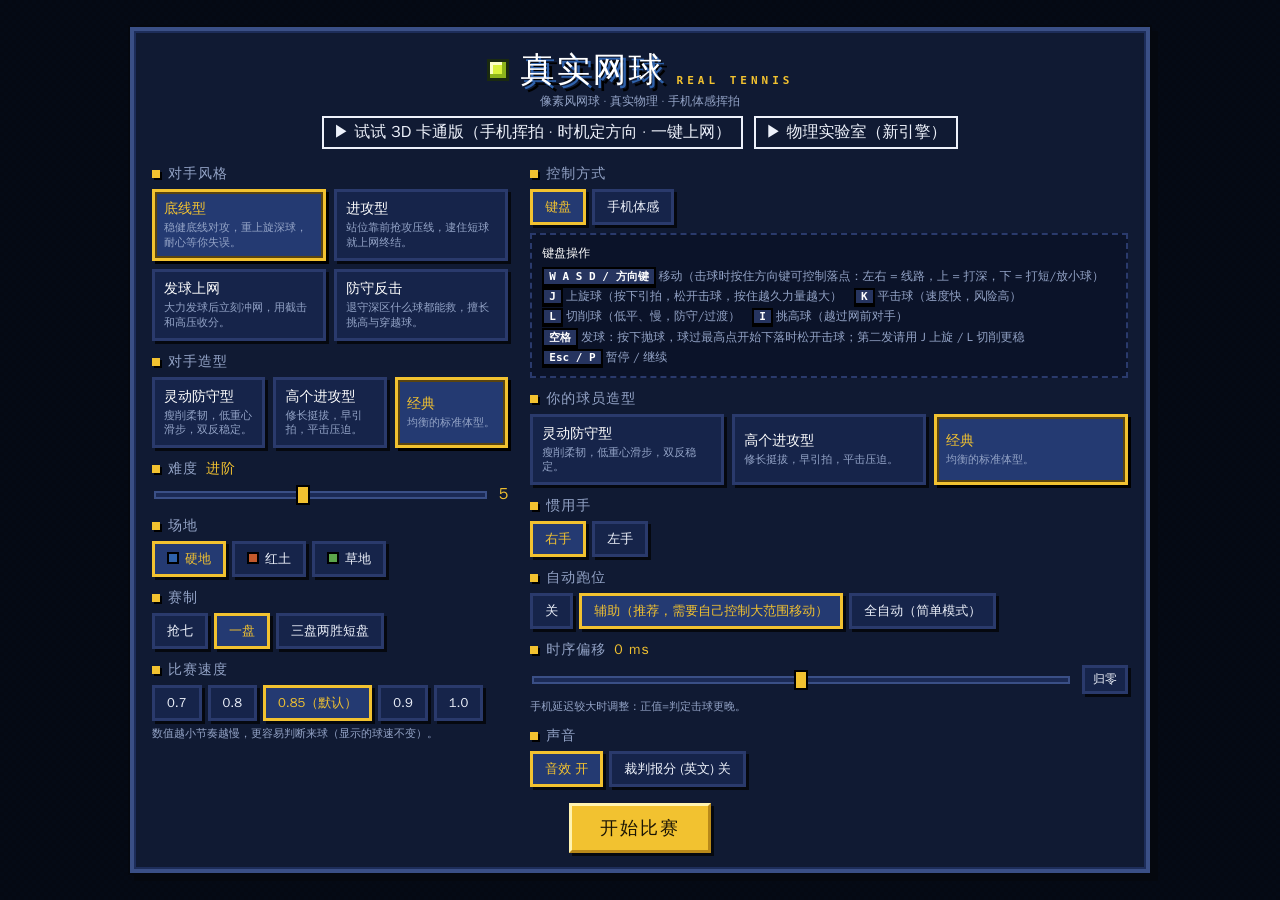
<file: index.html>
<!doctype html>
<html lang="zh-CN">
<head>
<meta charset="utf-8">
<meta name="viewport" content="width=device-width,initial-scale=1,viewport-fit=cover">
<title>真实网球 · Real Tennis</title>
<meta name="description" content="像素风网球：真实物理、多种对手风格，可用手机体感挥拍。">
<link rel="icon" href="data:image/svg+xml,%3Csvg xmlns='http://www.w3.org/2000/svg' viewBox='0 0 8 8' shape-rendering='crispEdges'%3E%3Crect width='8' height='8' fill='%23244a8a'/%3E%3Crect x='2' y='2' width='4' height='4' fill='%23d9f23a'/%3E%3Crect x='1' y='3' width='1' height='2' fill='%23d9f23a'/%3E%3Crect x='6' y='3' width='1' height='2' fill='%23d9f23a'/%3E%3C/svg%3E">
<link rel="stylesheet" href="css/style.css">
<script src="vendor/qrcode.js"></script>
<script src="vendor/peerjs.min.js"></script>
</head>
<body>
<div id="stage">
  <canvas id="screen" width="960" height="540"></canvas>
  <div id="loading" class="overlay"><div class="loading-box">LOADING<span id="loadbar"><i></i></span></div></div>

  <div id="menu" class="overlay hidden" role="dialog" aria-label="主菜单">
    <div class="panel menu-panel">
      <header class="title">
        <div class="logo"><span class="ball"></span><h1>真实网球</h1><span class="sub">REAL TENNIS</span></div>
        <div class="tagline">像素风网球 · 真实物理 · 手机体感挥拍</div>
        <a href="cartoon/index.html" style="display:inline-block;margin-top:6px;padding:4px 10px;border:2px solid currentColor;color:inherit;text-decoration:none;font-weight:bold">▶ 试试 3D 卡通版（手机挥拍 · 时机定方向 · 一键上网）</a>
        <a href="cartoon/lab.html" style="display:inline-block;margin-top:6px;margin-left:6px;padding:4px 10px;border:2px solid currentColor;color:inherit;text-decoration:none;font-weight:bold">▶ 物理实验室（新引擎）</a>
      </header>
      <div class="menu-grid">
        <section class="col">
          <h2>对手风格</h2>
          <div id="opt-style" class="cards"></div>
          <h2>对手造型</h2>
          <div id="opt-arch1" class="cards cards3"></div>
          <h2>难度 <b id="lv-label" class="val"></b></h2>
          <div class="slider-row"><input id="opt-level" type="range" min="1" max="10" step="1" value="5"><span id="lv-val" class="val">5</span></div>
          <h2>场地</h2>
          <div id="opt-surface" class="seg"></div>
          <h2>赛制</h2>
          <div id="opt-format" class="seg"></div>
          <h2>比赛速度</h2>
          <div id="opt-speed" class="seg"></div>
          <div class="hint small">数值越小节奏越慢，更容易判断来球（显示的球速不变）。</div>
        </section>
        <section class="col">
          <h2>控制方式</h2>
          <div id="opt-control" class="seg"></div>
          <div id="phone-panel" class="phone hidden">
            <div class="qr-wrap"><canvas id="qr" width="140" height="140"></canvas><div id="qr-fallback" class="qr-fallback hidden">二维码不可用</div></div>
            <div class="phone-info">
              <div class="room-label">房间码</div>
              <div id="room-code" class="room-code">------</div>
              <div id="phone-status" class="status waiting"><i></i><span>准备中…</span></div>
              <div class="hint small">用手机相机扫码，或在手机浏览器打开：</div>
              <div id="phone-url" class="url small"></div>
              <div class="hint small">手机端需 HTTPS（GitHub Pages 即可）。倾斜手机移动，挥动手机击球。</div>
            </div>
          </div>
          <div id="kb-help" class="kb"></div>
          <h2>你的球员造型</h2>
          <div id="opt-arch0" class="cards cards3"></div>
          <h2>惯用手</h2>
          <div id="opt-hand" class="seg"></div>
          <h2>自动跑位</h2>
          <div id="opt-auto" class="seg"></div>
          <h2>时序偏移 <b id="off-val" class="val">0 ms</b></h2>
          <div class="slider-row"><input id="opt-offset" type="range" min="-150" max="150" step="5" value="0"><button id="off-reset" class="mini" type="button">归零</button></div>
          <div class="hint small">手机延迟较大时调整：正值=判定击球更晚。</div>
          <h2>声音</h2>
          <div class="seg"><button id="opt-sound" type="button" class="on">音效 开</button><button id="opt-speech" type="button">裁判报分 (英文) 关</button></div>
        </section>
      </div>
      <footer class="menu-foot"><button id="btn-start" class="big" type="button">开始比赛</button></footer>
    </div>
  </div>

  <div id="pause" class="overlay hidden" role="dialog" aria-label="暂停">
    <div class="panel small-panel">
      <h1>暂停</h1>
      <div class="btns"><button id="btn-resume" class="big" type="button">继续</button><button id="btn-restart" type="button">重新开始</button><button id="btn-tomenu" type="button">返回菜单</button></div>
      <div id="pause-help" class="hint small">按 P / Esc 继续</div>
    </div>
  </div>

  <div id="end" class="overlay hidden" role="dialog" aria-label="比赛结束">
    <div class="panel end-panel">
      <h1 id="end-title">比赛结束</h1>
      <div id="end-score" class="end-score"></div>
      <table id="end-stats" class="stats"></table>
      <div class="btns"><button id="btn-again" class="big" type="button">再来一局</button><button id="btn-endmenu" type="button">返回菜单</button></div>
    </div>
  </div>
  <div id="toast" class="toast hidden"></div>
</div>
<script type="module" src="src/main.js"></script>
</body>
</html>
</file>
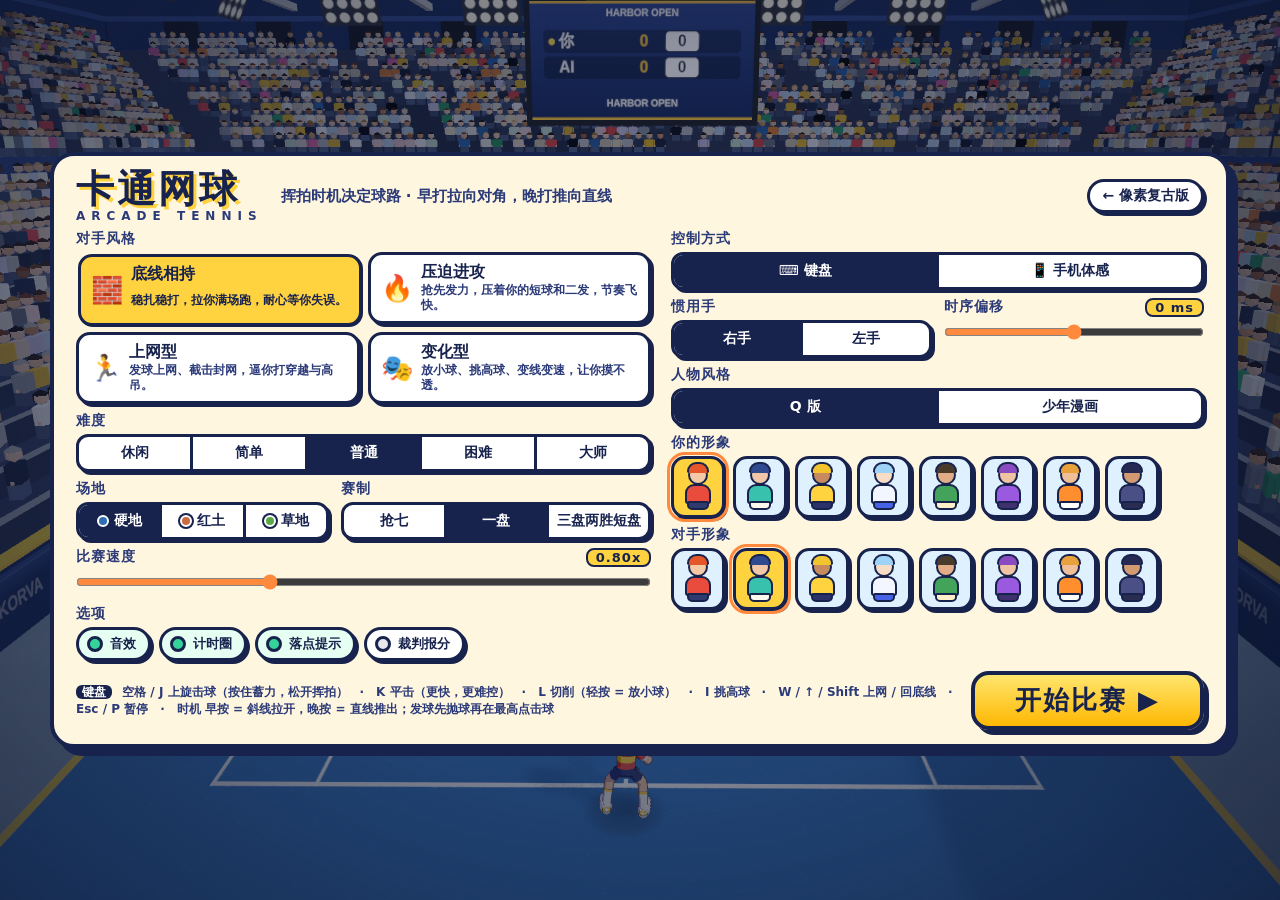
<file: cartoon/index.html>
<!doctype html>
<html lang="zh-CN">
<head>
<meta charset="utf-8">
<meta name="viewport" content="width=device-width, initial-scale=1, viewport-fit=cover">
<title>卡通网球 · 街机版</title>
<meta name="description" content="手机当球拍的卡通 3D 街机网球：挥拍时机决定球路。">
<link rel="stylesheet" href="css/style.css">
<script type="importmap">{"imports":{"three":"../vendor/three/three.module.min.js"}}</script>
</head>
<body>
<canvas id="gl"></canvas>
<div id="hud" class="hidden"></div>
<div id="popups"></div>
<div id="banners"></div>
<div id="menu" class="screen"></div>
<div id="pause" class="screen hidden">
  <div class="pause-card panel">
    <h2>暂停</h2>
    <div class="pause-btns">
      <button class="big-btn" id="pResume">继续比赛</button>
      <button class="big-btn alt" id="pRestart">重新开始</button>
      <button class="big-btn alt" id="pMenu">返回菜单</button>
    </div>
    <div class="pause-help" id="pHelp"></div>
  </div>
</div>
<div id="end" class="screen hidden"></div>
<div id="loading" class="screen"><div class="spin"></div><b>加载球场中…</b></div>
<div id="nogl" class="screen hidden">
  <div class="pause-card panel"><h2>无法启动 3D</h2><p>你的浏览器或设备不支持 WebGL，或硬件加速被关闭。请换用较新的 Chrome / Edge / Safari / Firefox，并开启硬件加速。</p><p><a class="pixel-link" href="../index.html">先玩像素复古版 →</a></p></div>
</div>
<div id="perf" class="hidden"></div>
<script type="module" src="src/main.js"></script>
</body>
</html>
</file>
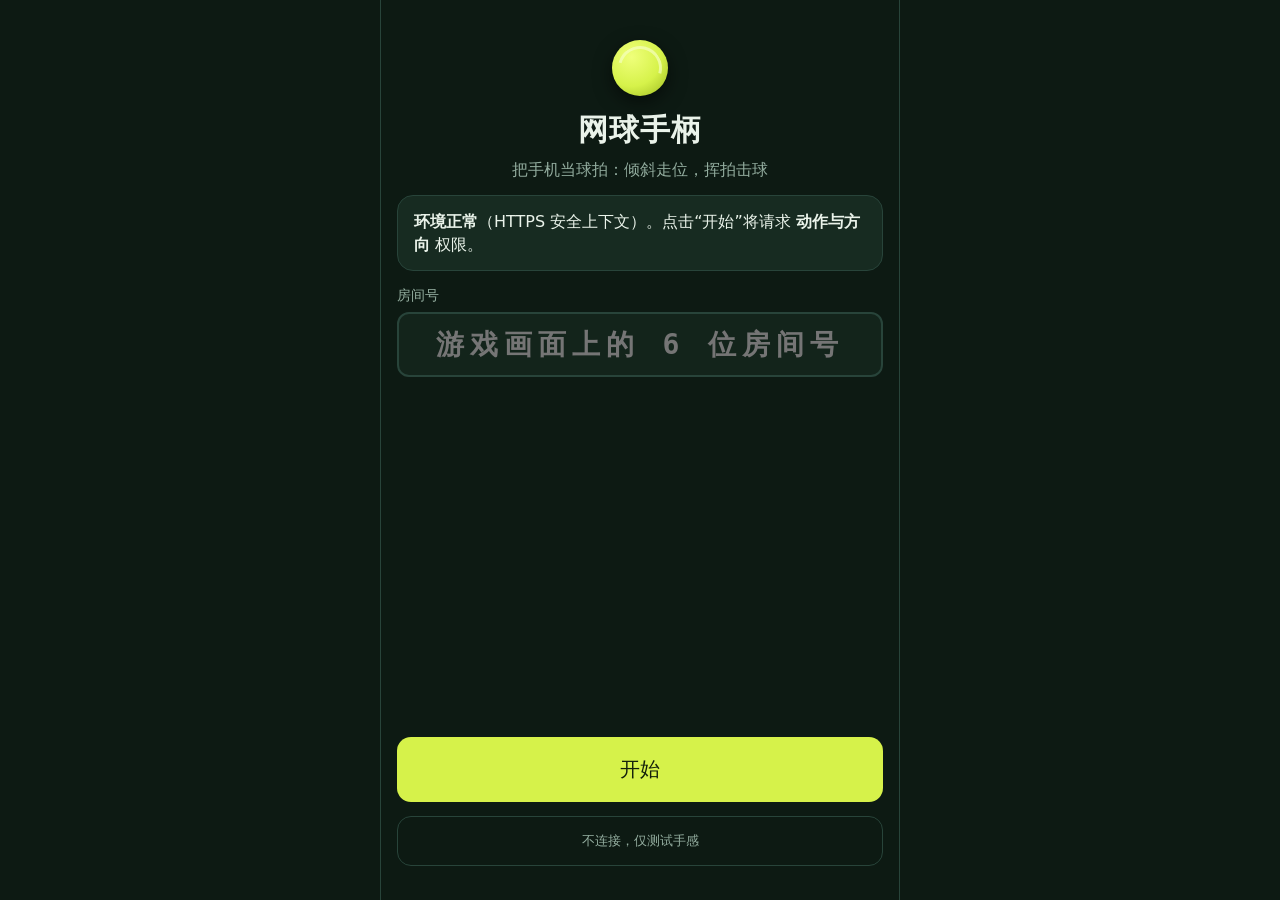
<file: controller.html>
<!doctype html>
<html lang="zh-CN">
<head>
<meta charset="utf-8">
<meta name="viewport" content="width=device-width, initial-scale=1, maximum-scale=1, user-scalable=no, viewport-fit=cover">
<meta name="theme-color" content="#0d1a13">
<meta name="apple-mobile-web-app-capable" content="yes">
<title>网球手柄</title>
<link rel="stylesheet" href="css/controller.css">
</head>
<body>
<main id="app">

  <!-- 0 欢迎 / 环境检查 -->
  <section class="screen" id="s-intro">
    <header class="brand"><span class="ball"></span><h1>网球手柄</h1><p class="sub">把手机当球拍：倾斜走位，挥拍击球</p></header>
    <div class="card" id="secure-ok" hidden></div>
    <div class="card warn" id="secure-bad" hidden>
      <h2>需要 HTTPS 才能使用传感器</h2>
      <p>浏览器只在<b>安全上下文</b>（HTTPS 页面）里开放陀螺仪 / 加速度计。当前地址不是 HTTPS，所以手机传感器无法使用。</p>
      <ul>
        <li>请通过部署在 GitHub Pages（<code>https://…</code>）的游戏页面扫码打开本页。</li>
        <li>局域网 <code>http://192.168.x.x</code> 地址<b>无效</b>（iOS 与 Android 均不开放传感器）。</li>
        <li>在电脑上调试可在地址后加 <code>&amp;sim=1</code> 使用传感器模拟器。</li>
      </ul>
    </div>
    <label class="field" id="room-field" hidden>
      <span>房间号</span>
      <input id="room-input" inputmode="latin" autocapitalize="characters" autocomplete="off" maxlength="8" placeholder="游戏画面上的 6 位房间号">
    </label>
    <div class="spacer"></div>
    <button class="btn primary big" id="btn-start">开始</button>
    <button class="btn ghost" id="btn-demo" hidden>不连接，仅测试手感</button>
    <p class="hint" id="intro-hint"></p>
    <p class="hint" id="intro-net" hidden></p>
  </section>

  <!-- 1 惯用手 -->
  <section class="screen" id="s-hand" hidden>
    <h2 class="step">1 / 3　你是哪只手持拍？</h2>
    <div class="two">
      <button class="btn choice" data-hand="L"><span class="big-glyph">左</span>左手</button>
      <button class="btn choice" data-hand="R"><span class="big-glyph">右</span>右手</button>
    </div>
    <p class="hint">用来区分正手 / 反手的挥拍方向。以后可在设置里更改。</p>
  </section>

  <!-- 2 握法 + 中立校准 -->
  <section class="screen" id="s-neutral" hidden>
    <h2 class="step">2 / 3　握拍姿势与中立校准</h2>
    <div class="card diagram" id="grip-diagram"></div>
    <ol class="steps">
      <li>像握<b>网球拍柄</b>一样握住手机<b>下端</b>，手机顶端就是拍头。</li>
      <li>拍头朝<b>正前方</b>并略微抬高（约 30°），屏幕即拍面（朝哪一面都行）。</li>
      <li>保持这个姿势不动 2 秒 —— 这就是“站定不动”的中立位。</li>
    </ol>
    <div class="progress"><div id="neutral-bar"></div></div>
    <p class="hint" id="neutral-msg">准备好后按下按钮，然后保持不动。</p>
    <div class="spacer"></div>
    <button class="btn primary big" id="btn-neutral">开始校准</button>
  </section>

  <!-- 3 挥拍校准（可选） -->
  <section class="screen" id="s-swing" hidden>
    <h2 class="step">3 / 3　挥拍校准（可选）</h2>
    <p class="hint left">每种击球挥 3 次，让手机学会<b>你的</b>动作。跳过也能玩（使用默认判定）。</p>
    <div class="cal-types" id="cal-types"></div>
    <div class="card" id="cal-live">
      <div class="cal-prompt" id="cal-prompt">—</div>
      <div class="cal-howto" id="cal-howto"></div>
      <div class="cal-feat" id="cal-feat"></div>
    </div>
    <div class="spacer"></div>
    <div class="row">
      <button class="btn ghost" id="btn-cal-undo">撤销上一次</button>
      <button class="btn ghost" id="btn-cal-skip">跳过</button>
    </div>
    <button class="btn primary big" id="btn-cal-done" hidden>完成</button>
  </section>

  <!-- 4 比赛 -->
  <section class="screen play" id="s-play" hidden>
    <div class="topbar">
      <div class="pill" id="conn-pill"><i></i><span id="conn-text">连接中…</span></div>
      <div class="rtt" id="rtt">— ms</div>
      <button class="icon-btn" id="btn-settings" aria-label="设置">⚙</button>
    </div>
    <div class="banner" id="match-banner"> </div>
    <div class="tilt-wrap">
      <div class="tilt-ring" id="tilt-ring"><div class="tilt-cross"></div><div class="tilt-dot" id="tilt-dot"></div></div>
      <div class="tilt-label">倾斜走位<small>拍头压低＝前进　抬高＝后退　右倒＝右移</small></div>
    </div>
    <div class="last" id="last-swing">
      <div class="last-head">
        <div class="last-shot" id="last-shot">—</div>
        <div class="grade" id="last-grade" hidden>—</div>
      </div>
      <div class="last-meta"><span id="last-side"></span><span id="last-power"></span><span id="last-conf"></span></div>
      <div class="last-grid">
        <div class="dir">
          <svg viewBox="-50 -50 100 100" aria-label="击球方向">
            <path d="M-34 38 L-22 -38 L22 -38 L34 38 Z" fill="none" stroke="#3b5c4c" stroke-width="2"/>
            <line x1="0" y1="-38" x2="0" y2="38" stroke="#3b5c4c" stroke-width="1" stroke-dasharray="3 3"/>
            <g id="dir-arrow" transform="rotate(0 0 34)">
              <line x1="0" y1="34" x2="0" y2="-26" stroke="currentColor" stroke-width="6" stroke-linecap="round"/>
              <path d="M-12 -18 L0 -38 L12 -18 Z" fill="currentColor"/>
            </g>
          </svg>
          <div class="dir-label" id="dir-label">方向</div>
        </div>
        <div class="bars">
          <div class="bar-row"><span class="bar-name">旋转</span><div class="spin-bar"><i></i><b id="spin-mark"></b></div></div>
          <div class="bar-ends"><span>切削</span><span>平</span><span>上旋</span></div>
          <div class="bar-row"><span class="bar-name">力度</span><div class="power-bar"><div id="last-power-bar"></div></div></div>
          <div class="bar-row"><span class="bar-name">弧度</span><div class="power-bar lift"><div id="last-lift-bar"></div></div></div>
        </div>
      </div>
      <div class="ex-hint" id="ex-hint"></div>
    </div>
    <div class="pads" id="pads">
      <button class="pad" data-shot="flat">平击</button>
      <button class="pad" data-shot="topspin">上旋</button>
      <button class="pad" data-shot="slice">切削</button>
      <button class="pad" data-shot="lob">挑高</button>
    </div>
    <div class="row actions">
      <button class="btn accent" id="btn-serve">发球</button>
      <button class="btn" id="btn-pause">暂停</button>
    </div>
    <p class="hint small" id="pad-hint">按住上面的按钮，同时挥拍，可强制本次击球类型</p>
  </section>

  <!-- 设置 -->
  <div class="sheet" id="sheet" hidden>
    <div class="sheet-body">
      <h2>设置</h2>
      <div class="setting"><span>惯用手</span><div class="seg" id="set-hand"><button data-v="L">左</button><button data-v="R">右</button></div></div>
      <div class="setting"><span>震动反馈</span><div class="seg" id="set-vib"><button data-v="0">关</button><button data-v="1">开</button></div></div>
      <div class="setting"><span>触屏模式<small>点按钮 = 直接击球（传感器不可用时）</small></span><div class="seg" id="set-touch"><button data-v="0">关</button><button data-v="1">开</button></div></div>
      <div class="setting"><span>倾斜方向反了？<small>反转重力方向（部分 iOS 机型）</small></span><div class="seg" id="set-sign"><button data-v="1">正常</button><button data-v="-1">反转</button></div></div>
      <div class="setting"><span>挥拍时间校正<small id="adj-val">0 ms（击球偏晚就减小）</small></span><input type="range" id="set-adj" min="-120" max="120" step="10" value="0"></div>
      <div class="setting col"><button class="btn" id="btn-recal-neutral">重新校准中立位</button><button class="btn" id="btn-recal-swing">重新校准挥拍</button><button class="btn" id="btn-reset-cal">清除挥拍校准</button></div>
      <pre class="debug" id="debug"></pre>
      <button class="btn primary" id="btn-sheet-close">返回比赛</button>
    </div>
  </div>

  <!-- 传感器模拟器 (?sim=1) -->
  <aside class="simpanel" id="simpanel" hidden>
    <div class="sim-title">传感器模拟器</div>
    <div class="sim-pad" id="sim-pad"><div class="sim-dot" id="sim-dot"></div><span>拖动 = 倾斜</span></div>
    <div class="sim-row" id="sim-shots">
      <button data-shot="flat">1 平击</button><button data-shot="topspin">2 上旋</button><button data-shot="slice">3 切削</button><button data-shot="lob">4 挑高</button>
    </div>
    <div class="sim-row" id="sim-sides"><button data-side="fh">F 正手</button><button data-side="bh">B 反手</button></div>
    <div class="sim-row" id="sim-timing"><button data-v="18">早</button><button data-v="0">中</button><button data-v="-18">晚</button></div>
    <div class="sim-row" id="sim-quality"><button data-v="clean">标准</button><button data-v="jerk">抖动</button><button data-v="trunc">急停</button></div>
    <button class="btn accent" id="sim-swing">挥拍 (空格)</button>
    <div class="sim-row"><label><input type="checkbox" id="sim-flip"> 反面持握</label><label><input type="checkbox" id="sim-walk"> 走路抖动</label></div>
  </aside>
</main>
<div class="toast" id="toast" hidden></div>
<script type="module" src="src/controller/app.js"></script>
</body>
</html>
</file>
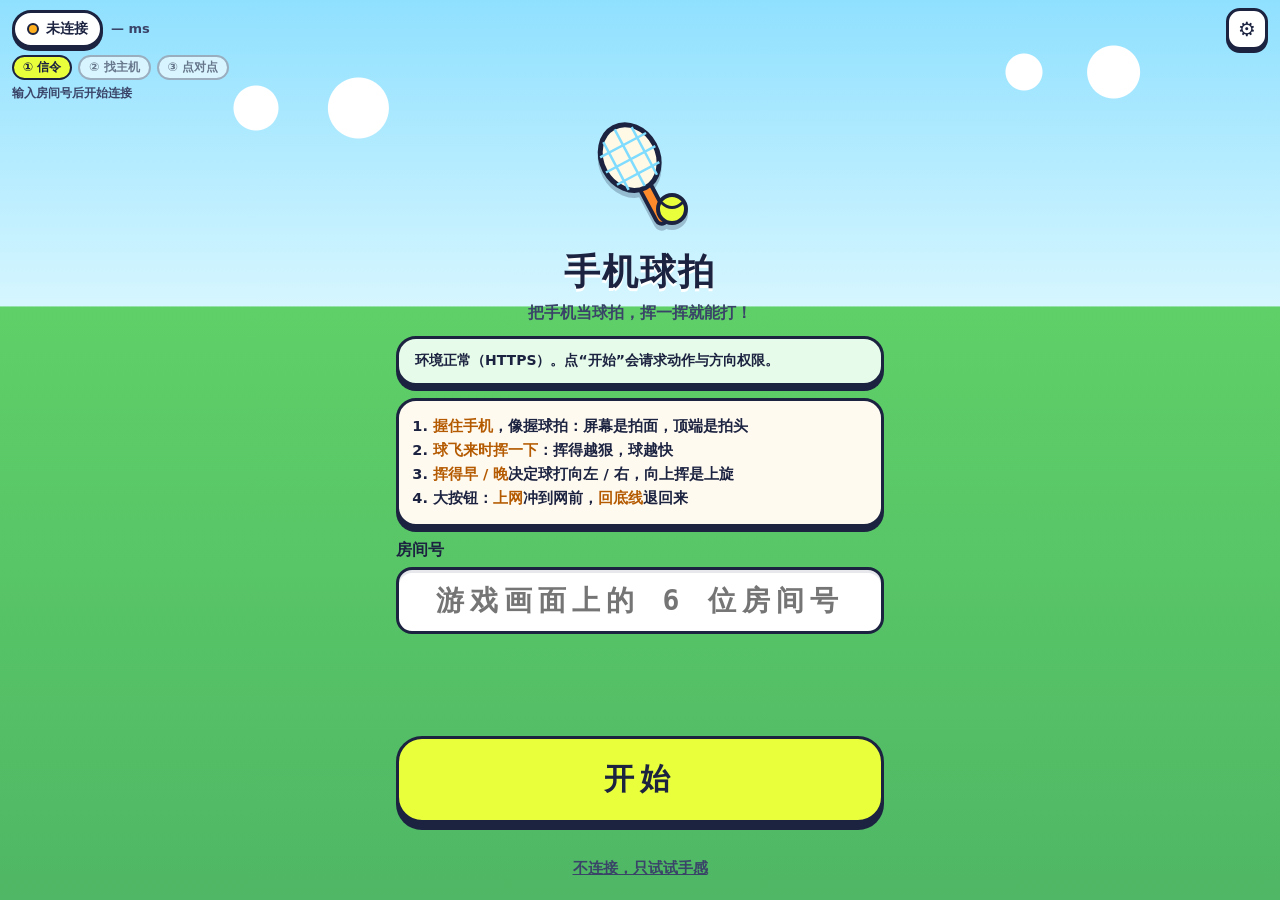
<file: cartoon/controller.html>
<!doctype html>
<html lang="zh-CN">
<head>
<meta charset="utf-8">
<meta name="viewport" content="width=device-width, initial-scale=1, maximum-scale=1, user-scalable=no, viewport-fit=cover">
<meta name="theme-color" content="#7fdcff">
<meta name="apple-mobile-web-app-capable" content="yes">
<meta name="mobile-web-app-capable" content="yes">
<title>手机球拍</title>
<link rel="stylesheet" href="css/controller.css">
</head>
<body>

<!-- 状态栏：每个界面都可见（信令 / 找主机 / 点对点 + 延迟） -->
<header id="statusbar">
  <div class="sb-row">
    <div class="pill" id="conn-pill"><i></i><span id="conn-text">连接中…</span></div>
    <div class="rtt" id="rtt">— ms</div>
    <button class="icon-btn" id="btn-settings" aria-label="设置">⚙</button>
  </div>
  <div class="sb-steps" id="conn-steps">
    <span data-s="sig">① 信令</span><span data-s="host">② 找主机</span><span data-s="p2p">③ 点对点</span>
    <em id="conn-msg"></em>
  </div>
</header>

<main id="app">

  <!-- 0 欢迎 / 环境检查 -->
  <section class="screen" id="s-intro">
    <div class="logo">
      <svg viewBox="0 0 120 120" class="logo-svg" aria-hidden="true">
        <g transform="rotate(-28 60 60)">
          <rect x="54" y="68" width="12" height="44" rx="6" fill="#ff8a2b" stroke="#1c2340" stroke-width="4"/>
          <ellipse cx="60" cy="38" rx="28" ry="34" fill="#fff9e6" stroke="#1c2340" stroke-width="5"/>
          <path d="M60 6V70M34 24H86M32 40H88M36 56H84M44 12L44 66M76 12L76 66" stroke="#7fdcff" stroke-width="2.5" fill="none"/>
        </g>
        <circle cx="92" cy="92" r="14" fill="#e9ff3b" stroke="#1c2340" stroke-width="4"/>
        <path d="M82 86C88 92 96 92 102 86" stroke="#1c2340" stroke-width="3" fill="none" stroke-linecap="round"/>
      </svg>
      <h1>手机球拍</h1>
      <p class="sub">把手机当球拍，挥一挥就能打！</p>
    </div>
    <div class="card warn" id="secure-bad" hidden>
      <h2>需要 HTTPS 才能用传感器</h2>
      <p>浏览器只在<b>安全页面（HTTPS）</b>里开放陀螺仪。当前地址不是 HTTPS，手机传感器用不了。</p>
      <ul>
        <li>请扫描<b>游戏画面上的二维码</b>，用部署在 GitHub Pages（<code>https://…</code>）的页面打开。</li>
        <li>局域网 <code>http://192.168.x.x</code> 地址<b>无效</b>（iOS 和 Android 都不行）。</li>
        <li>电脑上调试可在地址后加 <code>&amp;sim=1</code> 使用传感器模拟器。</li>
      </ul>
    </div>
    <div class="card ok" id="secure-ok" hidden></div>
    <ol class="card howto">
      <li><b>握住手机</b>，像握球拍：屏幕是拍面，顶端是拍头</li>
      <li><b>球飞来时挥一下</b>：挥得越狠，球越快</li>
      <li><b>挥得早 / 晚</b>决定球打向左 / 右，向上挥是上旋</li>
      <li>大按钮：<b>上网</b>冲到网前，<b>回底线</b>退回来</li>
    </ol>
    <label class="field" id="room-field" hidden>
      <span>房间号</span>
      <input id="room-input" inputmode="latin" autocapitalize="characters" autocomplete="off" maxlength="8" placeholder="游戏画面上的 6 位房间号">
    </label>
    <div class="spacer"></div>
    <button class="btn primary huge" id="btn-start">开始</button>
    <p class="hint" id="intro-hint"></p>
    <button class="link" id="btn-demo" hidden>不连接，只试试手感</button>
  </section>

  <!-- 1 惯用手 -->
  <section class="screen" id="s-hand" hidden>
    <h2 class="step">你用哪只手握手机？</h2>
    <div class="two">
      <button class="btn choice" data-hand="L"><span class="big-glyph">左</span>左手</button>
      <button class="btn choice" data-hand="R"><span class="big-glyph">右</span>右手</button>
    </div>
    <div class="card how">
      <svg viewBox="0 0 300 140" aria-label="握法示意" id="grip-svg"></svg>
      <p>像握网球拍一样握住手机<b>下端</b>，屏幕当拍面，手机顶端是拍头。<br>不用校准，直接开打。</p>
    </div>
  </section>

  <!-- 2 试挥（可选） -->
  <section class="screen" id="s-warm" hidden>
    <h2 class="step">挥两下试试</h2>
    <p class="hint">像打球一样往前挥一下手机，下面会显示识别结果（可选）。</p>
    <div class="card warm-card" id="warm-card">
      <div class="warm-shot" id="warm-shot">?</div>
      <div class="warm-meta" id="warm-meta">等你挥拍…</div>
      <div class="meter"><i id="warm-power"></i></div>
      <div class="warm-dots" id="warm-dots"><b></b><b></b></div>
    </div>
    <p class="hint small">挥得越用力，球越快；向上挥是上旋，平着挥是平击，向下切是切削，往上捞是挑高。</p>
    <div class="spacer"></div>
    <button class="btn primary huge" id="btn-warm-go">进入比赛</button>
    <button class="link" id="btn-warm-skip">跳过</button>
  </section>

  <!-- 3 比赛 -->
  <section class="screen play" id="s-play" hidden>
    <div class="scorebar">
      <div class="srv" id="srv">等待开赛</div>
      <div class="pt" id="pt">—</div>
      <button class="icon-btn" id="btn-pause" aria-label="暂停">⏸</button>
    </div>

    <div class="fbcard" id="fbcard">
      <div class="fb-main" id="fb-main">挥拍！</div>
      <div class="fb-ms" id="fb-ms">看你挥得准不准</div>
      <div class="fb-row">
        <svg class="fb-arrow" id="fb-arrow" viewBox="-30 -30 60 60" aria-label="方向"><g id="fb-arrow-g"><path d="M0 24V-10M-14 -2L0 -20L14 -2" fill="none" stroke="currentColor" stroke-width="9" stroke-linecap="round" stroke-linejoin="round"/></g></svg>
        <span class="chip shot" id="fb-shot">—</span>
      </div>
      <div class="stars" id="fb-stars" aria-label="击球质量"></div>
      <div class="fb-local" id="fb-local"></div>
    </div>

    <div class="serve-prompt" id="serve-prompt" hidden></div>

    <div class="chips" id="chips">
      <button class="chip hold" data-shot="topspin">上旋</button>
      <button class="chip hold" data-shot="flat">平击</button>
      <button class="chip hold" data-shot="slice">切削</button>
      <button class="chip hold" data-shot="lob">挑高</button>
      <button class="chip tog" id="tog-snd" aria-pressed="true">声音</button>
      <button class="chip tog" id="tog-vib" aria-pressed="true">震动</button>
    </div>
    <p class="hint small" id="chip-hint">按住上面的球路，同时挥拍＝强制本次球路</p>

    <button class="net-btn" id="btn-net" data-zone="base">
      <svg class="net-ico" viewBox="0 0 64 64" aria-hidden="true">
        <rect x="6" y="22" width="52" height="26" rx="4" fill="#fff" fill-opacity=".35" stroke="currentColor" stroke-width="4"/>
        <path d="M6 35H58M19 22V48M32 22V48M45 22V48" stroke="currentColor" stroke-width="3"/>
        <path id="net-arrow" d="M32 4V16M26 10L32 4L38 10" stroke="currentColor" stroke-width="5" fill="none" stroke-linecap="round" stroke-linejoin="round"/>
      </svg>
      <span class="net-text"><span class="net-title" id="net-title">上网</span><span class="net-sub" id="net-sub">冲到网前截击</span></span>
    </button>

    <div class="overlay" id="pause-overlay" hidden>
      <div class="ov-card"><h2>已暂停</h2><button class="btn primary huge" id="btn-resume">继续比赛</button></div>
    </div>
    <div class="overlay soft" id="offline-overlay" hidden>
      <div class="ov-card small"><b id="offline-title">连接中断</b><span id="offline-msg">正在重连，挥拍暂时发不出去…</span></div>
    </div>
  </section>

  <!-- 设置 -->
  <div class="sheet" id="sheet" hidden>
    <div class="sheet-body">
      <h2>设置</h2>
      <div class="setting"><span>惯用手</span><div class="seg" id="set-hand"><button data-v="L">左</button><button data-v="R">右</button></div></div>
      <div class="setting"><span>震动反馈<small id="vib-note">安卓可用；iPhone 不支持震动</small></span><div class="seg" id="set-vib"><button data-v="0">关</button><button data-v="1">开</button></div></div>
      <div class="setting"><span>声音</span><div class="seg" id="set-snd"><button data-v="0">关</button><button data-v="1">开</button></div></div>
      <div class="setting col">
        <span>挥拍时刻校正 <b id="adj-val">0 ms</b>
          <small>总是显示“晚”→向右调（提前）；总是“早”→向左调（延后）</small></span>
        <input type="range" id="set-adj" min="-150" max="150" step="5" value="0">
        <div class="row"><button class="btn small" id="btn-adj-auto" disabled>按最近平均值校正</button><button class="btn small" id="btn-adj-zero">归零</button></div>
        <small id="adj-stat">最近还没有击球数据</small>
      </div>
      <div class="setting"><span>手机倾角方向反了？<small>某些 iOS 机型重力符号相反（挑高↔切削对调时试试）</small></span><div class="seg" id="set-sign"><button data-v="1">正常</button><button data-v="-1">反转</button></div></div>
      <div class="setting col"><button class="btn" id="btn-rewarm">再试挥几下</button></div>
      <pre class="debug" id="debug" hidden></pre>
      <button class="btn primary" id="btn-sheet-close">返回</button>
    </div>
  </div>

  <!-- 传感器模拟器 (?sim=1) -->
  <aside class="simpanel" id="simpanel" hidden>
    <button class="sim-title" id="sim-title">传感器模拟器 ▾</button>
    <div class="sim-body" id="sim-body">
      <div class="sim-row" id="sim-shots">
        <button data-shot="topspin">1 上旋</button><button data-shot="flat">2 平击</button><button data-shot="slice">3 切削</button><button data-shot="lob">4 挑高</button>
      </div>
      <div class="sim-row" id="sim-speed"><button data-v="0.7">轻</button><button data-v="1" class="on">中</button><button data-v="1.35">重</button></div>
      <button class="btn small" id="sim-swing">挥拍（空格）</button>
      <button class="btn small" id="sim-net">上网 / 回底线（N）</button>
      <div class="sim-row"><label><input type="checkbox" id="sim-bh"> 反手</label><label><input type="checkbox" id="sim-hz"> 100Hz</label><label><input type="checkbox" id="sim-walk"> 走路</label></div>
      <small>数字键 1–4 = 直接挥该球路；P = 暂停</small>
    </div>
  </aside>
</main>

<div class="landscape" id="landscape"><div>请竖屏握持手机<br><small>横屏时按钮会变形，转回竖屏即可</small></div></div>
<div class="toast" id="toast" hidden></div>
<script type="module" src="src/controller/app.js"></script>
</body>
</html>
</file>
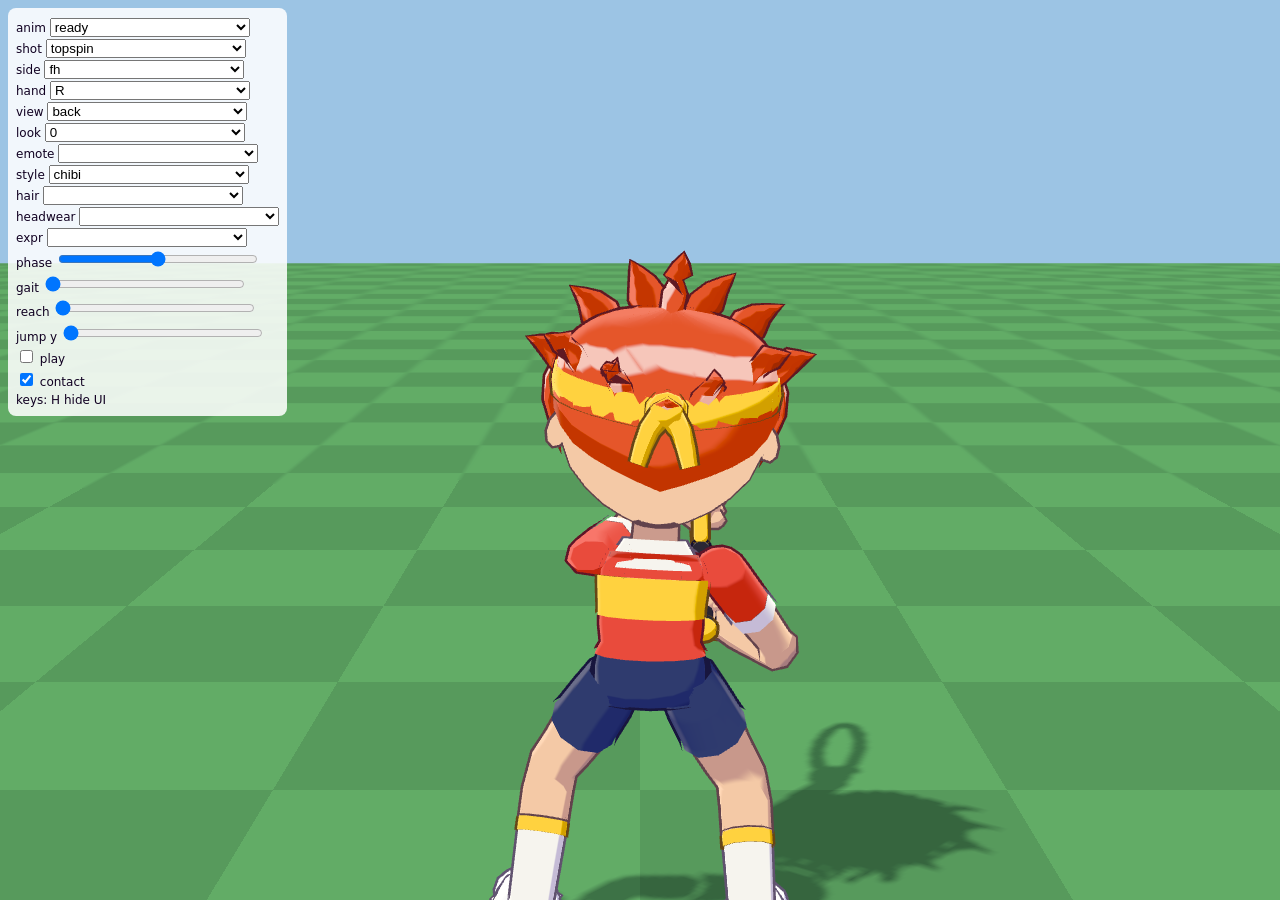
<file: cartoon/dev_character.html>
<!doctype html>
<html lang="zh-CN">
<head>
<meta charset="utf-8">
<meta name="viewport" content="width=device-width,initial-scale=1">
<title>Character Dev</title>
<script type="importmap">{"imports":{"three":"../vendor/three/three.module.min.js"}}</script>
<style>
  html,body{margin:0;height:100%;background:#8fb8d8;font:12px/1.3 system-ui,sans-serif;color:#102}
  #c{position:fixed;inset:0;width:100%;height:100%}
  #ui{position:fixed;left:8px;top:8px;background:#fffd;padding:8px;border-radius:8px;max-width:330px;z-index:2}
  #ui label{display:block;margin:2px 0}
  #ui select,#ui input[type=range]{width:200px}
  body.hide #ui{display:none}
</style>
</head>
<body>
<canvas id="c"></canvas>
<div id="ui"></div>
<script type="module">
import * as THREE from 'three';
import { createCharacter, DEFAULT_LOOKS, getHandWorldPosition, STYLES, HAIR_STYLES } from './src/view/character/index.js';

const Q = new URLSearchParams(location.search);
const canvas = document.getElementById('c');
const renderer = new THREE.WebGLRenderer({ canvas, antialias: true, preserveDrawingBuffer: true });
renderer.setPixelRatio(Math.min(devicePixelRatio, 2));
renderer.shadowMap.enabled = true;
renderer.shadowMap.type = THREE.PCFSoftShadowMap;
const scene = new THREE.Scene();
scene.background = new THREE.Color(0x9cc4e4);
scene.add(new THREE.HemisphereLight(0xffffff, 0x8a9a7a, 1.5));
const sun = new THREE.DirectionalLight(0xfff4e0, 2.4);
sun.position.set(-4, 9, 5); sun.castShadow = true;
sun.shadow.mapSize.set(2048, 2048);
Object.assign(sun.shadow.camera, { left: -9, right: 9, top: 9, bottom: -9, near: 1, far: 30 });
sun.shadow.bias = -0.0004;
scene.add(sun);
{
  const g = new THREE.PlaneGeometry(60, 60); g.rotateX(-Math.PI / 2);
  const c = document.createElement('canvas'); c.width = c.height = 64;
  const x = c.getContext('2d'); x.fillStyle = '#4e8f5a'; x.fillRect(0, 0, 64, 64); x.fillStyle = '#58a064'; x.fillRect(0, 0, 32, 32); x.fillRect(32, 32, 32, 32);
  const t = new THREE.CanvasTexture(c); t.colorSpace = THREE.SRGBColorSpace; t.wrapS = t.wrapT = THREE.RepeatWrapping; t.repeat.set(30, 30); t.magFilter = THREE.NearestFilter;
  const m = new THREE.Mesh(g, new THREE.MeshToonMaterial({ map: t })); m.receiveShadow = true; scene.add(m);
}
const camera = new THREE.PerspectiveCamera(30, 1, 0.1, 100);

// ---- state
const S = {
  anim: Q.get('anim') || 'ready', shot: Q.get('shot') || 'topspin', side: Q.get('side') || 'fh',
  phase: +(Q.get('phase') ?? 0.5), gait: +(Q.get('gait') ?? 0), reach: +(Q.get('reach') ?? 0),
  hand: Q.get('hand') || 'R', look: +(Q.get('look') ?? 0), view: Q.get('view') || 'back',
  play: Q.get('play') === '1', emote: Q.get('emote') || '', contact: Q.get('contact') !== '0', speed: +(Q.get('speed') ?? 0.7),
  y: +(Q.get('y') ?? 0), zoom: +(Q.get('zoom') ?? 1),
  style: Q.get('style') || 'chibi', hairStyle: Q.get('hairStyle') || '', headwear: Q.get('headwear') || '', expr: Q.get('expr') || '',
};
const FACES = { back: [0, -1], front: [0, 1], side: [1, 0], side2: [-1, 0], three: [0.7, 0.7], threeb: [0.7, -0.7] };
const NOMC = { topspin: [0.68, 0.45, 0.92], flat: [0.68, 0.45, 0.92], slice: [0.66, 0.46, 0.95], lob: [0.66, 0.4, 0.7], volley: [0.55, 0.5, 1.1], smash: [0.25, 0.4, 2.55], serve: [0.3, 0.62, 2.65] };
const NOMB = { topspin: [-0.55, 0.38, 0.95], flat: [-0.55, 0.38, 0.95], slice: [-0.58, 0.4, 0.95], lob: [-0.58, 0.35, 0.7], volley: [-0.5, 0.5, 1.1] };

function contactFor(shot, side, reach, hand) {
  const nom = (side === 'bh' && NOMB[shot]) ? NOMB[shot] : NOMC[shot] || NOMC.topspin;
  // sim convention: lat > 0 = toward the stroke's hitting side (fh: racket-arm side, bh: the other side), hand-relative
  return { lat: (Math.abs(nom[0]) + 0.55 * reach), fwd: nom[1] + 0.3 * reach, h: nom[2] - (shot === 'smash' || shot === 'serve' ? 0 : 0.25 * reach) };
}

// character slots
const chars = [];
function clearChars() { for (const c of chars) { c.ch.dispose(); scene.remove(c.ch.object3d); } chars.length = 0; }
function addChar(lookIdx, x, z, hand, view, o2) {
  const lk = Object.assign({}, DEFAULT_LOOKS[lookIdx % DEFAULT_LOOKS.length], { style: (o2 && o2.style) || S.style });
  if (o2 && o2.hairStyle) lk.hairStyle = o2.hairStyle; else if (!o2 && S.hairStyle) lk.hairStyle = S.hairStyle;
  if (o2 && o2.headwear) lk.headwear = o2.headwear; else if (!o2 && S.headwear) lk.headwear = S.headwear === 'none' ? 'none' : S.headwear;
  if (o2 && o2.look) Object.assign(lk, o2.look);
  const ch = createCharacter(lk, {});
  if (o2 && o2.expr) ch._an.forceExpr = o2.expr; else if (!o2 && S.expr) ch._an.forceExpr = S.expr;
  scene.add(ch.object3d);
  const f = FACES[view] || FACES.back;
  const ps = { pos: { x, z }, y: 0, hand, zone: 'base', set: 1, stamina: 1, anim: { name: 'ready', face: { x: f[0], z: f[1] } } };
  chars.push({ ch, ps, x, z, f });
  return chars[chars.length - 1];
}

function applyAnim(c, o) {
  const f = c.f, ps = c.ps;
  const a = ps.anim;
  a.name = o.anim; a.face = { x: f[0], z: f[1] };
  a.shot = ['swing', 'serve'].includes(o.anim) ? o.shot : null;
  a.side = ['swing'].includes(o.anim) ? o.side : (o.anim === 'serve' ? 'fh' : null);
  a.phase = o.phase; a.gait = o.gait; a.speed = o.speed; a.emote = o.emote || null;
  a.reachT = o.reach; a.strideLen = 1.2; a.accel = o.accel || 0;
  if (o.anim === 'swing' || o.anim === 'serve') {
    if (o.contact) {
      const ct = contactFor(o.shot, o.side, o.reach, o.hand);
      a.contact = ct;
    } else a.contact = null;
  } else a.contact = null;
  ps.hand = o.hand; ps.y = o.y || 0;
  ps.pos.x = o.px ?? c.x; ps.pos.z = o.pz ?? c.z;
}

const ctx = { ballPos: { x: 0, y: 1.0, z: 0 }, time: 0 };
function setBallFor(c, o) {
  // put the ball at the contact point (world) for head tracking
  const f = c.f; const rx = -f[1], rz = f[0];
  const ct = c.ps.anim.contact || { lat: 0, fwd: 7, h: 1.4 };
  const m = (c.ps.hand === 'L' ? -1 : 1) * (c.ps.anim.side === 'bh' ? -1 : 1);
  return { x: c.ps.pos.x + rx * ct.lat * m + f[0] * ct.fwd, y: ct.h, z: c.ps.pos.z + rz * ct.lat * m + f[1] * ct.fwd };
}

function settle(c, o, frames = 40) {
  applyAnim(c, o);
  const b = setBallFor(c, o); ctx.ballPos = b;
  for (let i = 0; i < frames; i++) { ctx.time += 1 / 60; c.ch.update(c.ps, 1 / 60, ctx); }
}

function frameCamera(width, cx = 0, cy = 1.0, view = 'back', extraZoom = 1) {
  const aspect = innerWidth / innerHeight; camera.aspect = aspect;
  const dist = (width / 2) / (Math.tan(THREE.MathUtils.degToRad(camera.fov / 2)) * aspect) / extraZoom;
  const d = Math.max(dist, 2.5);
  const el = window.__elev ?? (view === 'top' ? 1.0 : 0.16);
  camera.position.set(cx, cy + Math.sin(el) * d, Math.cos(el) * d);
  camera.lookAt(cx, cy, 0);
  camera.updateProjectionMatrix();
}

function resize() { renderer.setSize(innerWidth, innerHeight, false); }
addEventListener('resize', resize); resize();

// ---- scenes
function single() {
  clearChars();
  const c = addChar(S.look, 0, 0, S.hand, S.view);
  c.o = Object.assign({}, S);
  frameCamera(2.6 / S.zoom, 0, 1.1, 'back');
  settle(c, S, 60);
  return c;
}
let cur = single();

function sheet(opts) {
  // opts: { count, mk(i)->overrides, spacing, look, view, hand, base, zoom, rows }
  clearChars();
  const n = opts.count, sp = opts.spacing || 1.25;
  const out = [];
  for (let i = 0; i < n; i++) {
    const o = Object.assign({}, S, opts.base || {}, opts.mk(i));
    const c = addChar(o.look ?? S.look, (i - (n - 1) / 2) * sp, 0, o.hand, o.view || S.view, o);
    c.o = o; out.push(c);
  }
  frameCamera((n * sp + 0.6) / (opts.zoom || 1), 0, opts.camY ?? 1.15, 'back');
  for (const c of out) { ctx.time = 0; settle(c, c.o, opts.frames || 50); }
  return out;
}

// run a loop of frames then freeze (locomotion sheets): advance gait with distance
function locoSheet(opts) {
  clearChars();
  const n = opts.count, sp = opts.spacing || 1.3;
  const out = [];
  for (let i = 0; i < n; i++) {
    const o = Object.assign({}, S, opts.base || {});
    const c = addChar(o.look ?? S.look, (i - (n - 1) / 2) * sp, 0, o.hand, o.view || S.view);
    c.o = o; out.push(c);
  }
  frameCamera((n * sp + 0.6) / (opts.zoom || 1), 0, opts.camY ?? 1.1, 'back');
  // each char simulated from the start; capture is taken after all are advanced to their own time
  const dt = 1 / 60;
  const speed = opts.speed || 5; // m/s
  const stride = opts.cycleDist || 2.5;
  const dirv = opts.dir || [0, -1]; // world direction of travel
  const tTot = opts.t || 1.0;
  for (let k = 0; k < out.length; k++) {
    const c = out[k];
    const frames = Math.round((opts.t0 + (opts.t1 - opts.t0) * (k / Math.max(1, n - 1))) * 60);
    let gait = 0, px = c.x, pz = 0;
    applyAnim(c, c.o);
    c.ps.anim.name = opts.anim; c.ps.anim.shot = null;
    ctx.ballPos = { x: 0, y: 1.2, z: -8 };
    for (let i = 0; i < frames; i++) {
      px += dirv[0] * speed * dt; pz += dirv[1] * speed * dt;
      gait = (gait + speed * dt / stride) % 1;
      c.ps.pos.x = px; c.ps.pos.z = pz; c.ps.anim.gait = gait; c.ps.anim.speed = Math.min(1, speed / 6.5);
      ctx.time += dt; c.ch.update(c.ps, dt, ctx);
    }
    c.offset = [px - c.x, pz];
  }
  // re-centre all to the row line for the camera
  for (const c of out) { c.ch.object3d.position.x -= c.offset[0]; c.ch.object3d.position.z -= c.offset[1]; c.ch.object3d.updateMatrixWorld(true); }
  return out;
}

// per-character kinematic simulation sheet: cfgs = [{anim, speed, dir:[x,z], face:[x,z], cyc, t, look, hand, emote, extra}]
function simSheet(cfgs, opts = {}) {
  clearChars();
  const n = cfgs.length, sp = opts.spacing || 1.3, dt = 1 / 60;
  const out = [];
  cfgs.forEach((cf, i) => {
    const c = addChar(cf.look ?? 0, (i - (n - 1) / 2) * sp, 0, cf.hand || 'R', 'back', cf);
    const face = cf.face || [0, -1]; c.f = face;
    const ps = c.ps; const a = ps.anim;
    a.name = cf.anim; a.face = { x: face[0], z: face[1] }; a.emote = cf.emote || null;
    ps.stamina = cf.stamina ?? 1;
    let gait = 0, px = c.x, pz = 0;
    const speed = cf.speed || 0, dir = cf.dir || face, cyc = cf.cyc || 2.5;
    ctx.ballPos = { x: 0, y: 1.2, z: -8 };
    const frames = Math.round((cf.t ?? 1.2) * 60);
    for (let k = 0; k < frames; k++) {
      const tt = k * dt;
      let sNow = speed;
      if (cf.brakeAt != null) { sNow = tt < cf.brakeAt ? speed : Math.max(0, speed - (tt - cf.brakeAt) * (cf.decel || 12)); }
      px += dir[0] * sNow * dt; pz += dir[1] * sNow * dt; gait = (gait + sNow * dt / cyc) % 1;
      ps.pos.x = px; ps.pos.z = pz; a.gait = gait; a.speed = Math.min(1, sNow / 6.5); a.strideLen = cyc / 2;
      a.phase = cf.phase ?? null; a.accel = cf.accel || 0;
      if (cf.anim === 'brake' || cf.brakeAt != null) a.name = (cf.brakeAt != null && tt >= cf.brakeAt) ? 'brake' : cf.anim;
      ctx.time += dt; c.ch.update(ps, dt, ctx);
    }
    c.off = [px - c.x, pz];
    out.push(c);
  });
  for (const c of out) { c.ch.object3d.position.x -= c.off[0]; c.ch.object3d.position.z -= c.off[1]; c.ch.object3d.updateMatrixWorld(true); }
  frameCamera((n * sp + 0.6) / (opts.zoom || 1), 0, opts.camY ?? 1.0, 'back');
  return out;
}

let last = performance.now();
function loop(t) {
  const dt = Math.min(0.05, (t - last) / 1000); last = t;
  if (S.play && chars.length === 1) {
    const c = chars[0]; ctx.time += dt;
    S.phase = (S.phase + dt / 0.9) % 1; S.gait = (S.gait + dt * 1.1) % 1;
    applyAnim(c, S); c.ps.anim.contact = c.ps.anim.contact; ctx.ballPos = setBallFor(c, S);
    c.ch.update(c.ps, dt, ctx);
    const ph = document.getElementById('phase'); if (ph) ph.value = S.phase;
  }
  renderer.render(scene, camera);
  if (!window.__still) requestAnimationFrame(loop);
}
requestAnimationFrame(loop);

// ---- UI
const ui = document.getElementById('ui');
function opt(name, vals, key) {
  return `<label>${name} <select data-k="${key}">${vals.map((v) => `<option ${String(S[key]) === String(v) ? 'selected' : ''}>${v}</option>`).join('')}</select></label>`;
}
ui.innerHTML = [
  opt('anim', ['ready', 'split', 'shuffle', 'run', 'backpedal', 'brake', 'swing', 'serve', 'toss', 'celebrate', 'dejected', 'walk'], 'anim'),
  opt('shot', ['topspin', 'flat', 'slice', 'lob', 'volley', 'smash', 'serve'], 'shot'),
  opt('side', ['fh', 'bh'], 'side'), opt('hand', ['R', 'L'], 'hand'),
  opt('view', ['back', 'front', 'side', 'side2', 'three', 'threeb'], 'view'),
  opt('look', DEFAULT_LOOKS.map((_, i) => i), 'look'),
  opt('emote', ['', 'happy', 'frustrated', 'focused'], 'emote'),
  opt('style', STYLES, 'style'), opt('hair', ['', ...HAIR_STYLES], 'hairStyle'), opt('headwear', ['', 'none', 'visor', 'headband', 'cap'], 'headwear'),
  opt('expr', ['', 'neutral', 'focus', 'effort', 'shout', 'happy', 'cheer', 'frustrated', 'sad', 'surprised', 'run', 'pant'], 'expr'),
  '<label>phase <input id="phase" type="range" min="0" max="1" step="0.01" value="' + S.phase + '" data-k="phase"></label>',
  '<label>gait <input type="range" min="0" max="1" step="0.01" value="' + S.gait + '" data-k="gait"></label>',
  '<label>reach <input type="range" min="0" max="1" step="0.01" value="' + S.reach + '" data-k="reach"></label>',
  '<label>jump y <input type="range" min="0" max="0.6" step="0.01" value="' + S.y + '" data-k="y"></label>',
  '<label><input type="checkbox" id="play"> play</label> <label><input type="checkbox" id="ct" checked> contact</label>',
  '<div>keys: H hide UI</div>',
].join('');
ui.addEventListener('input', (e) => {
  const k = e.target.dataset.k; if (!k) return;
  S[k] = e.target.type === 'range' ? +e.target.value : e.target.value;
  if (['look', 'hand', 'view', 'style', 'hairStyle', 'headwear', 'expr'].includes(k)) { if (k === 'look') S.look = +S.look; cur = single(); }
  if (!S.play) { const c = chars[0]; if (c) settle(c, S, 3); }
});
document.getElementById('play').onchange = (e) => { S.play = e.target.checked; };
document.getElementById('ct').onchange = (e) => { S.contact = e.target.checked; };
addEventListener('keydown', (e) => { if (e.key === 'h') document.body.classList.toggle('hide'); });
if (Q.get('hide') === '1') document.body.classList.add('hide');
if (Q.get('play') === '1') document.getElementById('play').checked = true;

// ---- test API
const wv = new THREE.Vector3(), wv2 = new THREE.Vector3();
function contactWorld(c) {
  const ct = c.ps.anim.contact; if (!ct) return null;
  const f = c.f; const rx = -f[1], rz = f[0];
  const mm = (c.ps.hand === 'L' ? -1 : 1) * (c.ps.anim.side === 'bh' ? -1 : 1);
  return wv2.set(c.ps.pos.x + rx * ct.lat * mm + f[0] * ct.fwd, ct.h, c.ps.pos.z + rz * ct.lat * mm + f[1] * ct.fwd);
}
window.__dev = {
  THREE, scene, camera, renderer, chars, S, DEFAULT_LOOKS, getHandWorldPosition, ctx,
  single, sheet, locoSheet, simSheet, settle, applyAnim, frameCamera, addChar, clearChars,
  render() { renderer.render(scene, camera); },
  // distance between racket sweet spot and the planned contact at the contact phase
  measure(o) {
    const c = single2(o);
    const r = [];
    for (const ph of o.phases || [0.5]) {
      const oo = Object.assign({}, c.o, { phase: ph });
      settle(c, oo, 40);
      getHandWorldPosition(c.ch, 'racket', wv);
      const cw = contactWorld(c);
      r.push({ ph, err: cw ? wv.distanceTo(cw) : null, sweet: wv.toArray(), contact: cw && cw.toArray() });
    }
    return r;
  },
  stats() {
    const info = renderer.info; return { calls: info.render.calls, tris: info.render.triangles };
  },
  still() { window.__still = true; },
};
function single2(o) {
  clearChars();
  const base = Object.assign({}, S, o);
  const c = addChar(base.look, 0, 0, base.hand, base.view, { style: base.style });
  c.o = base;
  frameCamera(2.6, 0, 1.1, 'back');
  return c;
}
window.__ready = true;
</script>
</body>
</html>
</file>
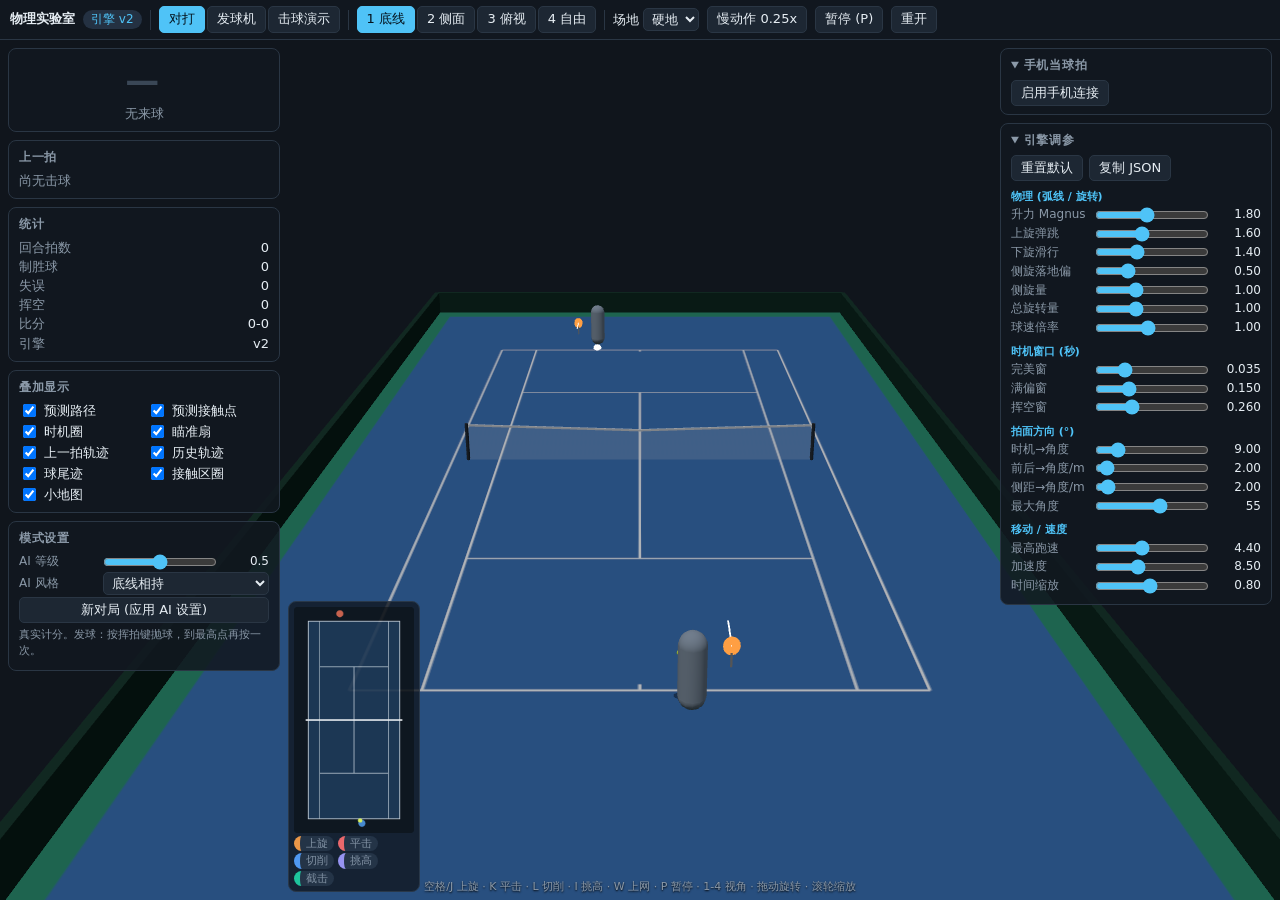
<file: cartoon/lab.html>
<!doctype html>
<html lang="zh-CN">
<head>
<meta charset="utf-8">
<meta name="viewport" content="width=device-width, initial-scale=1">
<title>网球物理实验室</title>
<link rel="stylesheet" href="css/lab.css">
<script type="importmap">{"imports":{"three":"../vendor/three/three.module.min.js"}}</script>
</head>
<body>
<canvas id="gl"></canvas>

<div id="bar">
  <b>物理实验室</b>
  <span id="engineTag" class="tag">引擎…</span>
  <span class="sep"></span>
  <span class="grp" id="modeBtns">
    <button data-mode="rally">对打</button><button data-mode="machine">发球机</button><button data-mode="demo">击球演示</button>
  </span>
  <span class="sep"></span>
  <span class="grp" id="camBtns">
    <button data-cam="behind" title="1">1 底线</button><button data-cam="side" title="2">2 侧面</button><button data-cam="top" title="3">3 俯视</button><button data-cam="orbit" title="4">4 自由</button>
  </span>
  <span class="sep"></span>
  <label>场地 <select id="surface"><option value="hard">硬地</option><option value="clay">红土</option><option value="grass">草地</option></select></label>
  <button id="btnSlow" title="慢动作">慢动作 0.25x</button>
  <button id="btnPause">暂停 (P)</button>
  <button id="btnRestart">重开</button>
</div>

<div id="left" class="col">
  <section class="card" id="sideBox">
    <div id="sideBig" class="side-big none">—</div>
    <div id="sideLock" class="muted">无来球</div>
  </section>
  <section class="card">
    <h3>上一拍 <span id="rdWho" class="muted"></span></h3>
    <div id="readout" class="grid2"></div>
  </section>
  <section class="card">
    <h3>统计</h3>
    <div id="stats" class="grid2"></div>
  </section>
  <section class="card">
    <h3>叠加显示</h3>
    <div id="overlays" class="checks"></div>
  </section>
  <section class="card">
    <h3>模式设置</h3>
    <div id="modePanel"></div>
  </section>
</div>

<div id="right" class="col">
  <details class="card" id="phoneBox" open>
    <summary>手机当球拍</summary>
    <div id="phoneBody">
      <button id="btnPhone">启用手机连接</button>
      <div id="phoneInfo" class="muted"></div>
      <canvas id="qr" width="10" height="10"></canvas>
      <div id="phoneUrl" class="muted small"></div>
    </div>
  </details>
  <details class="card" id="tuneBox" open>
    <summary>引擎调参</summary>
    <div class="tune-actions"><button id="btnReset">重置默认</button><button id="btnCopy">复制 JSON</button><span id="copyMsg" class="muted"></span></div>
    <div id="tuning"></div>
  </details>
</div>

<div id="miniWrap" class="card"><canvas id="mini" width="170" height="320"></canvas><div class="muted small" id="miniLegend"></div></div>
<div id="toast"></div>
<div id="keys" class="muted small">空格/J 上旋 · K 平击 · L 切削 · I 挑高 · W 上网 · P 暂停 · 1-4 视角 · 拖动旋转 · 滚轮缩放</div>

<script type="module" src="src/lab/main.js"></script>
</body>
</html>
</file>
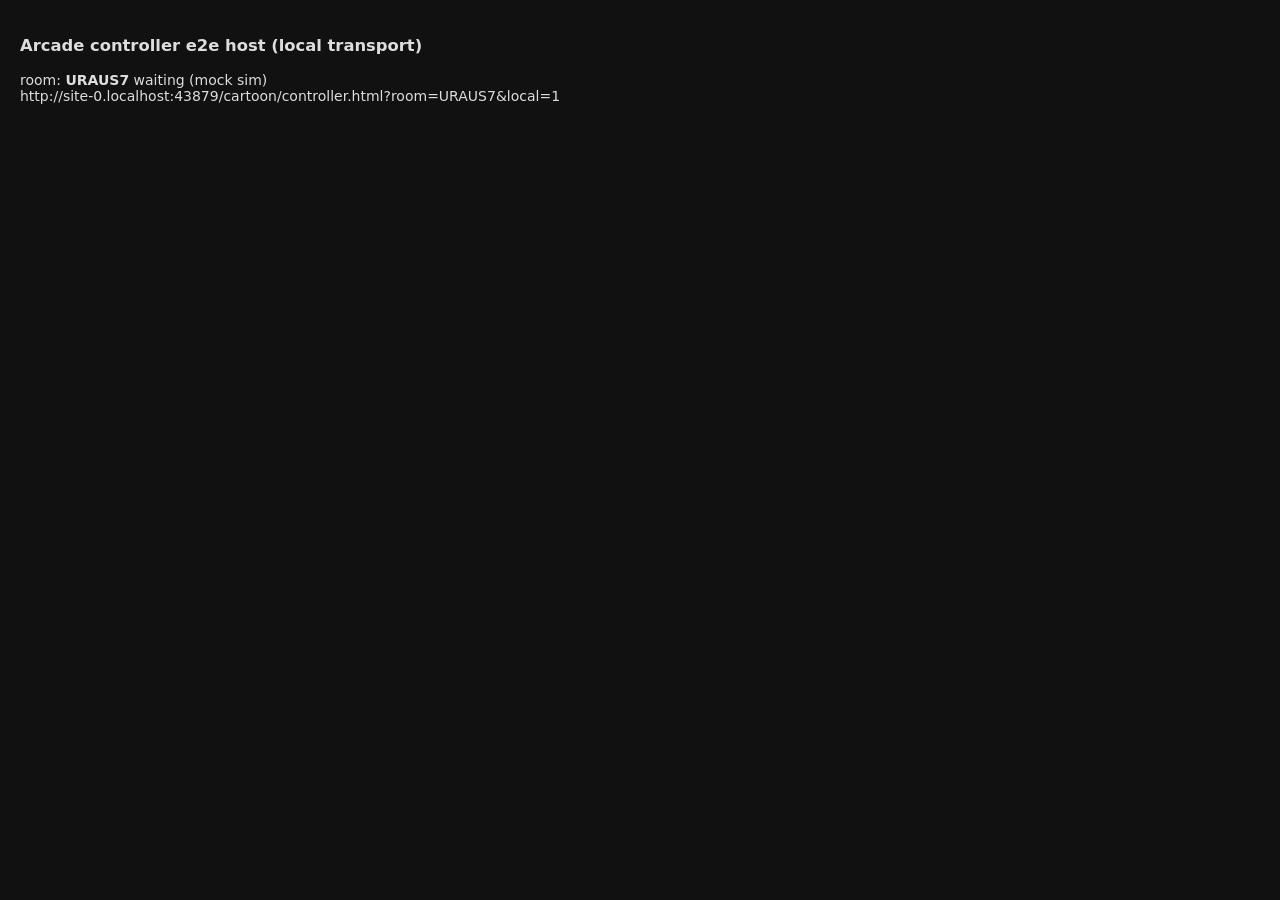
<file: tests/arcade_ctl_host.html>
<!doctype html>
<html lang="zh-CN"><head><meta charset="utf-8"><title>arcade ctl e2e host</title>
<style>body{font:14px system-ui;background:#111;color:#ddd;padding:12px}#log{white-space:pre;font:12px monospace;max-height:260px;overflow:auto}</style></head>
<body>
<h3>Arcade controller e2e host (local transport)</h3>
<div>room: <b id="room"></b> <span id="status"></span> <span id="mode"></span></div>
<div id="url"></div>
<div id="log"></div>
<script type="module">
// Minimal host: createRemoteHost + RemoteAdapter + a mock ArcadeSim (or the real one with ?real=1 when it exists).
import { createRemoteHost } from '../src/net/host.js';
import { RemoteAdapter } from '../cartoon/src/input/remote.js';
const q = new URLSearchParams(location.search);
const msgs = [], simCalls = [], stats = [];
const log = (s) => { document.getElementById('log').textContent += s + '\n'; };

// ---- mock sim: records calls, runs a tiny zone state machine, emits events on demand
function makeMock() {
  const events = [];
  const sim = {
    isMock: true,
    state: { match: { phase: 'rally', pointText: '15-0', server: 1 }, players: [{ zone: 'base', hand: 'R', isHuman: true }, { zone: 'base', hand: 'R' }], hint: { i: 0, tossUp: false, canServe: false } },
    swing(i, o) {
      simCalls.push(['swing', i, { ...o }, performance.now()]);
      // pretend contact classification from a test-controlled timing
      const t = window.__mockTimingMs ?? -40;
      events.push({ type: 'hit', by: i, shot: o.shot, side: o.side === 'bh' ? 'bh' : 'fh', timing: Math.abs(t) < 25 ? 'perfect' : Math.abs(t) > 140 ? 'wide' : t < 0 ? 'early' : 'late', timingMs: t, dir: Math.max(-1, Math.min(1, t / 140)), power: o.power, quality: window.__mockQuality ?? 0.7, speedKmh: 90 });
    },
    toggleNet(i) { simCalls.push(['toggleNet', i]); const p = sim.state.players[i]; const goNet = p.zone === 'base' || p.zone === 'toBase'; p.zone = goNet ? 'toNet' : 'toBase'; setTimeout(() => { p.zone = goNet ? 'net' : 'base'; }, 700); },
    setNet(i, v) { simCalls.push(['setNet', i, v]); },
    pause(b) { simCalls.push(['pause', b]); },
    drainEvents() { return events.splice(0); },
    emit(e) { events.push(e); },
  };
  return sim;
}
let sim = makeMock();
if (q.get('real') === '1') {
  try {
    const mod = await import('../cartoon/src/sim/arcade.js');
    const real = new mod.ArcadeSim({ surface: 'hard', timeScale: 0.8, seed: 5, players: [{ human: true, hand: 'R', name: '你' }, { human: false, hand: 'R', name: 'AI', ai: { level: 0.5, style: 'baseliner' } }] });
    const sw = real.swing.bind(real);
    real.swing = (i, o) => { simCalls.push(['swing', i, { ...o }, performance.now()]); return sw(i, o); };
    sim = real; document.getElementById('mode').textContent = '(real ArcadeSim)';
    let last = performance.now();
    setInterval(() => { const n = performance.now(); real.step(Math.min(0.05, (n - last) / 1000)); last = n; }, 16);
  } catch (e) { log('real ArcadeSim unavailable: ' + e); }
} else document.getElementById('mode').textContent = '(mock sim)';

let adapter = null;
const host = createRemoteHost({
  local: q.get('local') !== '0', roomCode: q.get('room') || undefined,
  controllerBase: new URL('../cartoon/controller.html', location.href).href,
  onMessage: (m) => { msgs.push(m); if (m.t !== 'tilt') log(JSON.stringify(m)); adapter && adapter.handle(m); },
  onStatus: (s) => { stats.push(s); document.getElementById('status').textContent = s.state + (s.rttMs != null ? ' ' + s.rttMs + 'ms' : ''); },
});
adapter = new RemoteAdapter(sim, 0, host, { timingOffsetMs: Number(q.get('offset') || 0) });
setInterval(() => adapter.notify(sim.drainEvents(), sim.state), 33);
document.getElementById('room').textContent = host.roomCode;
document.getElementById('url').textContent = host.controllerUrl;
Object.assign(window, { __host: host, __msgs: msgs, __stats: stats, __sim: sim, __simCalls: simCalls, __adapter: adapter });
</script></body></html>
</file>
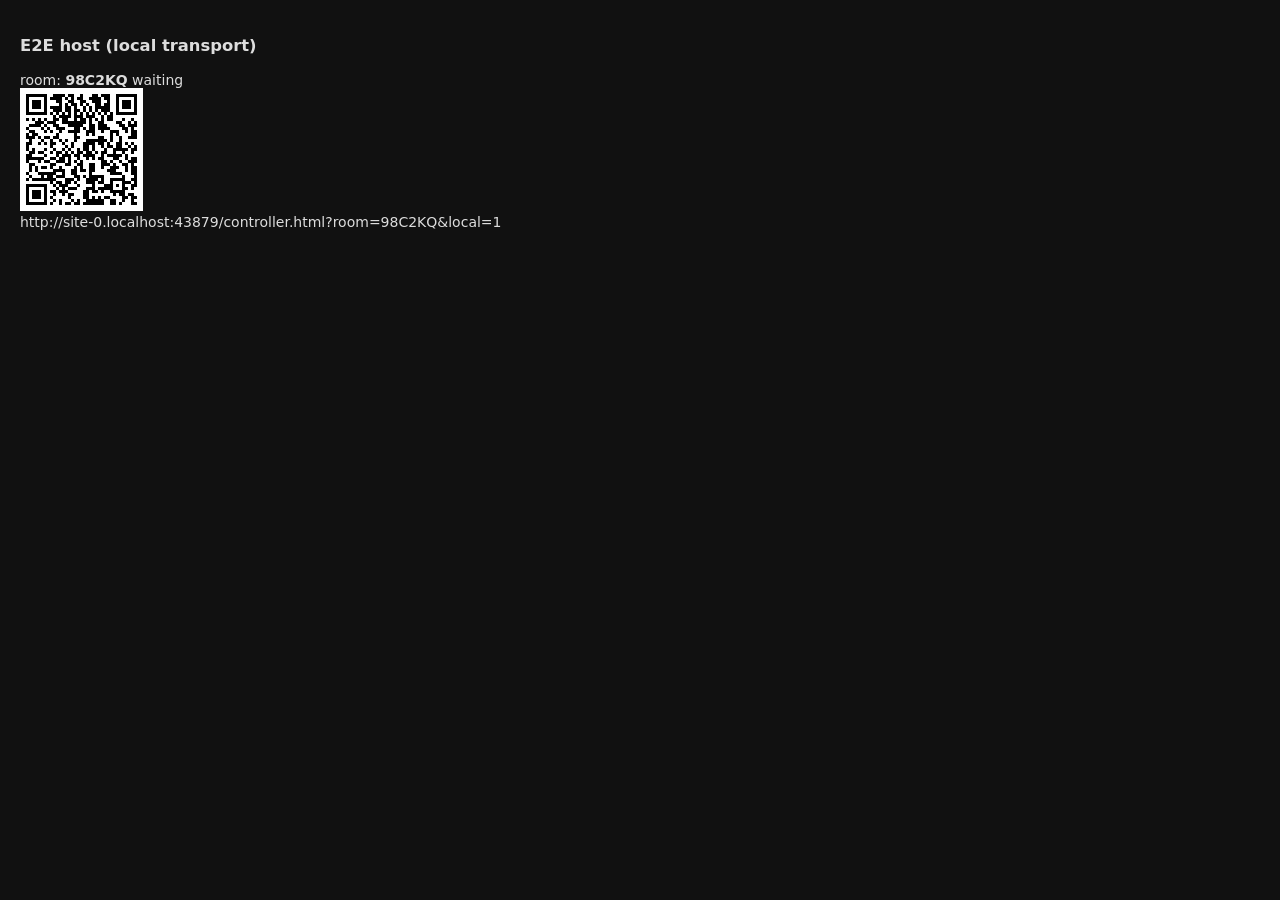
<file: tests/e2e_host.html>
<!doctype html>
<html lang="zh-CN"><head><meta charset="utf-8"><title>e2e host</title>
<style>body{font:14px system-ui;background:#111;color:#ddd;padding:12px}#log{white-space:pre;font:12px monospace;max-height:300px;overflow:auto}canvas{background:#fff}</style></head>
<body>
<h3>E2E host (local transport)</h3>
<div>room: <b id="room"></b> <span id="status"></span></div>
<canvas id="qr"></canvas>
<div id="url"></div>
<div id="log"></div>
<script type="module">
import { createRemoteHost, drawQR } from '../src/net/host.js';
import { RemoteInput } from '../src/input/remote.js';
const q = new URLSearchParams(location.search);
const msgs = []; const stats = [];
// mock simulation recording what the game would receive
const simCalls = [];
const sim = { state: { match: { phase: 'rally', pointText: '15-0', server: 0 } },
  setMove: (i, x, z) => simCalls.push(['move', i, x, z]), swing: (i, o) => simCalls.push(['swing', i, o]), pause: (b) => simCalls.push(['pause', b]) };
const host = createRemoteHost({
  local: q.get('local') !== '0',
  controllerBase: new URL('../controller.html', location.href).href,
  onMessage: (m) => { msgs.push(m); if (m.t !== 'tilt') document.getElementById('log').textContent += JSON.stringify(m) + '\n'; remote.handle(m); },
  onStatus: (s) => { stats.push(s); document.getElementById('status').textContent = s.state + (s.rttMs != null ? ' ' + s.rttMs + 'ms' : ''); },
});
const remote = new RemoteInput(sim, 0, host);
document.getElementById('room').textContent = host.roomCode;
document.getElementById('url').textContent = host.controllerUrl;
drawQR(document.getElementById('qr'), host.controllerUrl + '&sim=1', 3).catch((e) => { document.getElementById('log').textContent += 'QR failed ' + e + '\n'; });
window.__host = host; window.__msgs = msgs; window.__stats = stats; window.__sim = sim; window.__simCalls = simCalls; window.__remote = remote;
</script></body></html>
</file>
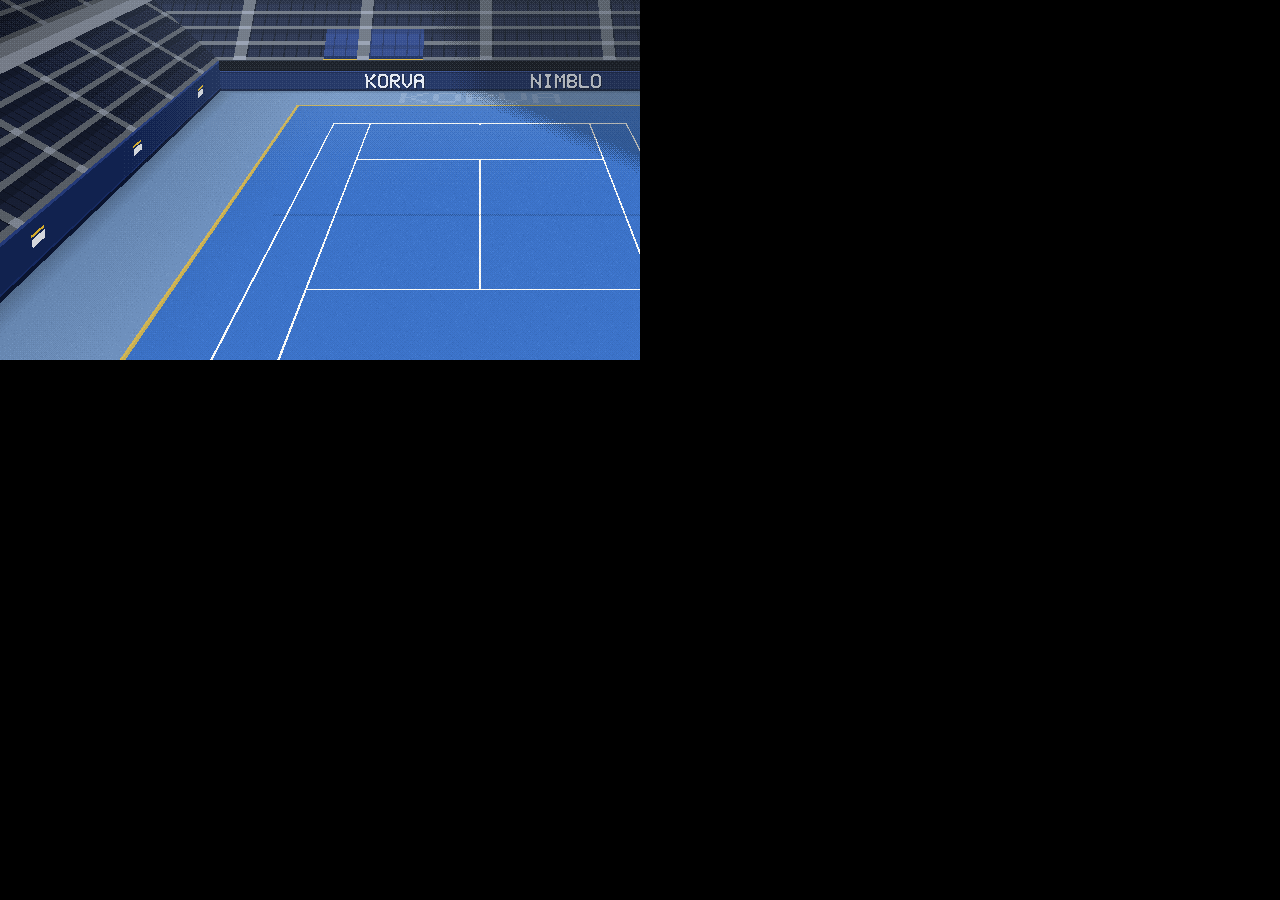
<file: src/ui/dev_bg.html>
<!doctype html><meta charset="utf-8"><body style="margin:0;background:#000">
<canvas id="c" width="640" height="360"></canvas>
<script type="module">
import { renderBackground } from '../render/court.js';
const q = new URLSearchParams(location.search);
const t0 = performance.now();
const pb = renderBackground(q.get('s') || 'hard');
document.getElementById('c').getContext('2d').drawImage(pb.flush(), 0, 0);
window.__done = performance.now() - t0;
</script>
</file>
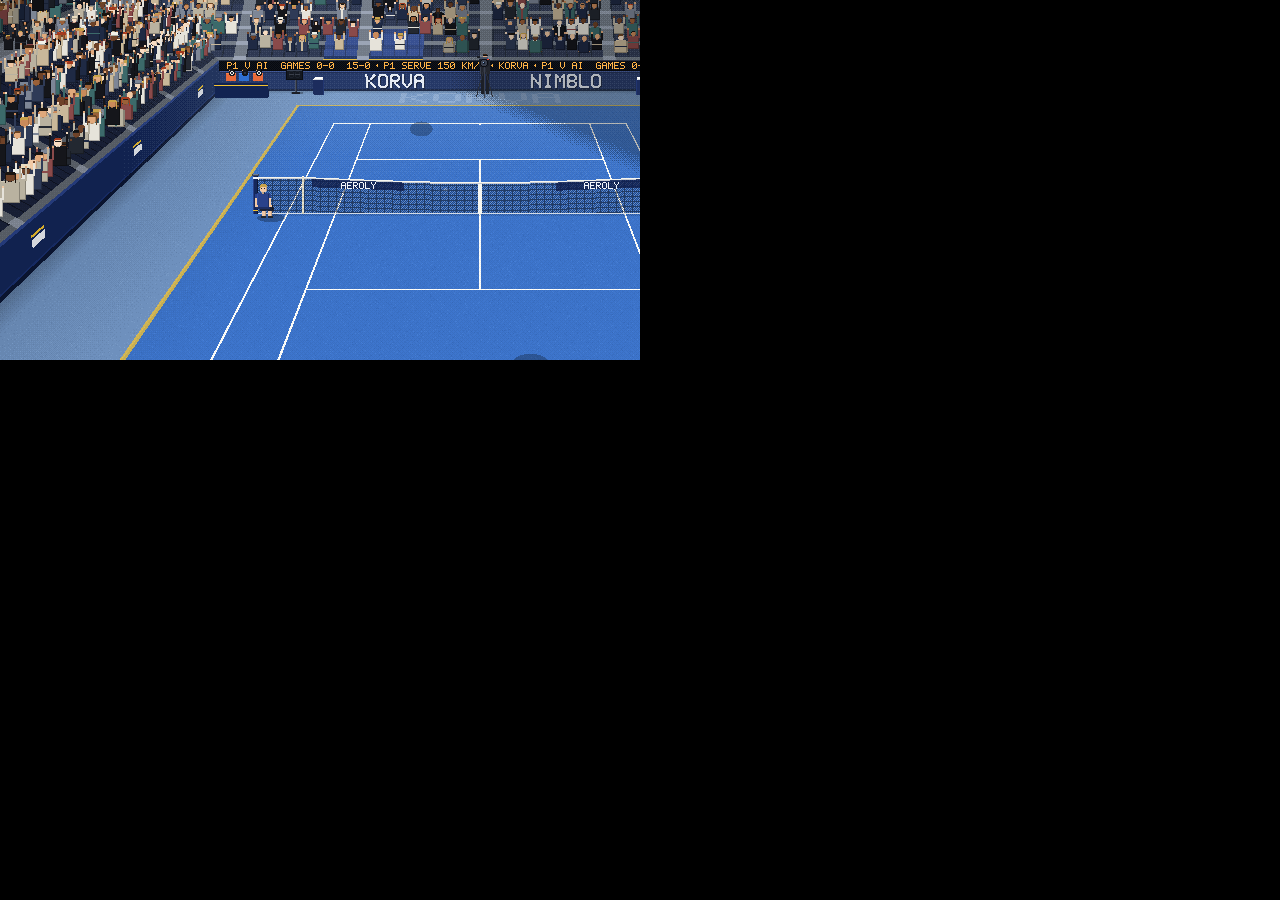
<file: src/ui/dev_scene.html>
<!doctype html><meta charset="utf-8"><body style="margin:0;background:#000">
<canvas id="c" width="640" height="360"></canvas>
<script type="module">
import { Renderer } from '../render/renderer.js';
import { Simulation } from './dev_stub_sim.js';
const q = new URLSearchParams(location.search);
const r = new Renderer(); r.setSurface(q.get('s') || 'hard');
const sim = new Simulation({ surface: q.get('s') || 'hard' });
const T = +(q.get('t') || 5);
let time = 0; const dt = 1 / 120;
let c = null;
for (let i = 0; i < T * 120; i++) { sim.step(dt); time += dt; if (i % 2 === 0) { const ev = sim.drainEvents(); r.onEvents(ev, sim.state); if (i % 4 === 0) c = r.draw(sim.state, 1 / 30, time); } }
c = r.draw(sim.state, 1/60, time);
document.getElementById('c').getContext('2d').drawImage(c, 0, 0);
window.__done = JSON.stringify(sim.state.players.map(p => p.anim.name + ':' + (p.anim.shot||'')+':'+p.anim.phase.toFixed(2)));
</script>
</file>
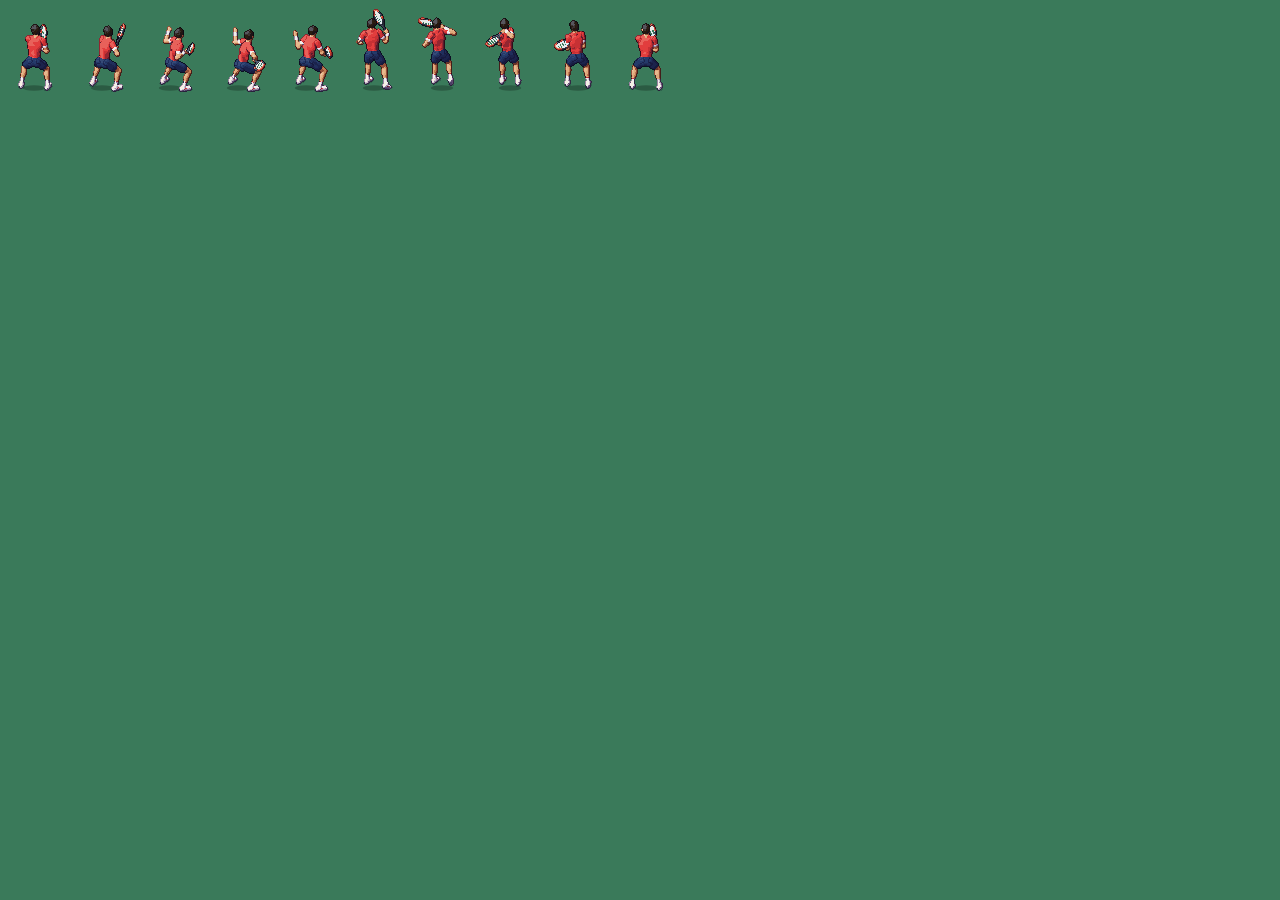
<file: src/ui/dev_sprites.html>
<!doctype html><meta charset="utf-8"><title>sprites</title><body style="margin:0;background:#3a7a5a">
<canvas id="c" width="1600" height="900"></canvas>
<script type="module">
// Sprite-sheet inspector.  ?role=near|far &s=<px per metre> &z=<integer zoom> &hand=R|L &set=<name> &n=<phases> &w=<canvas width>
// sets: fh, bh, fhflat, bhflat, fhslice, bhslice, fhlob, bhlob, fhvolley, bhvolley, smash, serve, misc, run, walk, all
import { SpriteFactory } from '../render/sprites.js';
const q = new URLSearchParams(location.search);
const role = q.get('role') || 'near';
const s = +(q.get('s') || (role === 'near' ? 40 : 18));
const sets = (q.get('set') || 'fh').split(',');
const hand = q.get('hand') || 'R';
const Z = +(q.get('z') || 1);
const N = +(q.get('n') || 10);
const CW = +(q.get('w') || 1600);
const look = { skin: '#e0a97c', hair: '#2a1d12', shirt: role === 'near' ? '#e23d3d' : '#f2c230', shorts: '#243a6a', shoes: '#f0f0f0', headband: role === 'far' ? '#ffffff' : null };
if (q.get('shirt')) look.shirt = '#' + q.get('shirt');
const f = new SpriteFactory({ sync: true, exact: true }); f.autoWarm = false;
const c = document.getElementById('c');
const items = [];
const PH = q.get('ph') ? q.get('ph').split(',').map(Number) : null;
const sw = (shot, side, lbl) => { const L = PH || Array.from({ length: N }, (_, i) => 0.04 + 0.96 * i / (N - 1)); for (const p of L) items.push({ name: 'swing', shot, side, phase: p, row: lbl }); };
for (const st of sets) {
  if (st === 'fh') sw('topspin', 'fh');
  if (st === 'bh') sw('topspin', 'bh');
  if (st === 'fhflat') sw('flat', 'fh');
  if (st === 'bhflat') sw('flat', 'bh');
  if (st === 'fhslice') sw('slice', 'fh');
  if (st === 'bhslice') sw('slice', 'bh');
  if (st === 'fhlob') sw('lob', 'fh');
  if (st === 'bhlob') sw('lob', 'bh');
  if (st === 'fhvolley') sw('volley', 'fh');
  if (st === 'bhvolley') sw('volley', 'bh');
  if (st === 'smash') sw('smash', 'fh');
  if (st === 'serve') { const L = PH || Array.from({ length: N }, (_, i) => i / (N - 1)); for (const p of L) items.push({ name: 'serve', phase: p }); }
  if (st === 'misc') for (const [n, ph, t] of [['ready', 0, 0], ['ready', 0, 0.5], ['ready', 0, 1.0], ['split', 0.1], ['split', 0.2], ['split', 0.7], ['idle', 0, 0], ['celebrate', 0, 0.1], ['celebrate', 0, 0.35], ['dejected', 0, 0.4], ['walk', 0, 0, 0], ['walk', 0, 0, 3]]) items.push({ name: n, phase: ph, _t: t, _rp: (n === 'walk' ? (t || 0) / 6 : undefined) });
  if (st === 'run') for (const [x, z] of [[0, -1], [1, -1], [1, 0], [1, 1], [0, 1], [-1, 1], [-1, 0], [-1, -1]]) for (let k = 0; k < 3; k++) items.push({ name: 'run', dir: { x: x / Math.hypot(x, z), z: z / Math.hypot(x, z) }, speed: 0.9, _rp: k / 3 + 0.04 });
  if (st === 'walk') for (let k = 0; k < 8; k++) items.push({ name: 'walk', _rp: k / 8 + 0.02 });
}
const cw = Math.round(1.7 * s * Z), chh = Math.round((q.get("ch") ? +q.get("ch") : 2.4) * s * Z);
const cols = Math.max(1, Math.floor(CW / cw));
const rows = Math.ceil(items.length / cols);
c.width = CW; c.height = rows * chh + 8;
const g = c.getContext('2d');
g.imageSmoothingEnabled = false;
g.fillStyle = q.get('bg') ? '#' + q.get('bg') : '#3a7a5a'; g.fillRect(0, 0, c.width, c.height);
const t0 = performance.now();
let n0 = 0;
items.forEach((a, i) => {
  const pl = { hand, look, anim: a, vel: { x: 0, z: 0 } };
  if (a._rp !== undefined) f.runPhase[0] = a._rp;
  const tt = performance.now();
  const fr = f.get(0, pl, role, s, a._t || 0.3);
  n0++;
  const col = i % cols, row = Math.floor(i / cols);
  const ox = col * cw + cw / 2, oy = row * chh + chh - 8 * Z;
  g.fillStyle = 'rgba(0,0,0,0.25)'; g.beginPath(); g.ellipse(ox, oy, 0.28 * s * Z, 0.07 * s * Z, 0, 0, 7); g.fill();
  g.drawImage(fr.canvas, 0, 0, fr.canvas.width, fr.canvas.height, Math.round(ox - fr.ax * Z), Math.round(oy - fr.ay * Z), fr.canvas.width * Z, fr.canvas.height * Z);
});
window.__done = performance.now() - t0;
window.__stats = { n: n0, total: window.__done, per: window.__done / Math.max(1, n0), max: f.stats.maxMs };
</script>
</file>
<file: css/style.css>
/* Pixel-ish UI: hard shadows, chunky borders, no rounded corners. Chinese uses the system font. */
:root {
  --bg: #0a1020; --panel: #101a33; --panel2: #16244a; --edge: #3a4f86; --ink: #eef2fb; --dim: #93a3c6;
  --gold: #f2c230; --gold2: #b8891a; --green: #5ee07a; --red: #ff5a50; --blue: #2f62ab;
  --font: "PingFang SC","Hiragino Sans GB","Microsoft YaHei","Noto Sans CJK SC","WenQuanYi Zen Hei",system-ui,sans-serif;
}
* { box-sizing: border-box; border-radius: 0 !important; }
html, body { margin: 0; height: 100%; background: #060a14; color: var(--ink); font-family: var(--font); overflow: hidden;
  -webkit-font-smoothing: none; font-smooth: never; -webkit-tap-highlight-color: transparent; }
#stage { position: fixed; inset: 0; display: flex; align-items: center; justify-content: center;
  background: repeating-conic-gradient(#070c18 0 25%, #09101f 0 50%) 0 0 / 8px 8px; }
#screen { image-rendering: pixelated; image-rendering: crisp-edges; image-rendering: -moz-crisp-edges; background: #000; display: block;
  box-shadow: 0 0 0 4px #1a2848, 0 0 0 6px #05080f; }
.hidden { display: none !important; }
.overlay { position: fixed; inset: 0; display: flex; align-items: center; justify-content: center; padding: 10px; overflow: auto; z-index: 10; }
#menu { background: rgba(4, 8, 18, 0.78); align-items: flex-start; }
#pause, #end { background: rgba(4, 8, 18, 0.7); }
#loading { background: #060a14; }
.loading-box { font: 700 20px monospace; letter-spacing: 4px; color: var(--gold); text-align: center; }
#loadbar { display: block; width: 220px; height: 10px; border: 2px solid var(--edge); margin: 12px auto 0; padding: 1px; }
#loadbar i { display: block; height: 100%; width: 0; background: var(--gold); }

.panel { background: var(--panel); border: 4px solid var(--edge); box-shadow: 0 0 0 2px #05080f, 6px 6px 0 2px #05080f, inset 0 0 0 2px #1d2d5a; padding: 16px 18px; max-width: 1020px; width: 100%; margin: auto; }
.small-panel { max-width: 340px; text-align: center; }
.end-panel { max-width: 560px; text-align: center; }
h1 { font-size: 26px; margin: 0 0 8px; text-shadow: 3px 3px 0 #000; color: var(--gold); letter-spacing: 2px; }
h2 { font-size: 14px; margin: 12px 0 6px; color: var(--dim); font-weight: 700; letter-spacing: 1px; display: flex; gap: 8px; align-items: baseline; }
h2::before { content: ""; width: 8px; height: 8px; background: var(--gold); display: inline-block; box-shadow: 2px 2px 0 #000; }
.val { color: var(--gold); font-weight: 700; }
.title { text-align: center; margin-bottom: 4px; }
.logo { display: flex; align-items: center; justify-content: center; gap: 12px; }
.logo h1 { font-size: 34px; margin: 0; color: #fff; text-shadow: 3px 3px 0 var(--blue), 6px 6px 0 #000; }
.logo .sub { font: 700 11px monospace; letter-spacing: 4px; color: var(--gold); align-self: flex-end; margin-bottom: 6px; }
.logo .ball { width: 22px; height: 22px; background: #d9f23a; border: 3px solid #1a2a10; box-shadow: inset -4px -4px 0 #8cb31c, inset 3px 3px 0 #fbffc4; animation: bob 1s steps(4) infinite; }
@keyframes bob { 0%,100% { transform: translateY(0) } 50% { transform: translateY(-6px) } }
.tagline { color: var(--dim); font-size: 12px; }
.menu-grid { display: grid; grid-template-columns: 1fr 1fr; gap: 6px 22px; }
@media (max-width: 760px) { .menu-grid { grid-template-columns: 1fr; } .logo h1 { font-size: 26px; } }

.cards { display: grid; grid-template-columns: 1fr 1fr; gap: 8px; }
.cards3 { grid-template-columns: 1fr 1fr 1fr; }
.card { text-align: left; padding: 8px 9px; background: var(--panel2); border: 3px solid #2a3a6c; color: var(--ink); cursor: pointer; font: inherit; box-shadow: 3px 3px 0 #05080f; }
.card b { display: block; font-size: 14px; color: #fff; }
.card i { font-style: normal; font-size: 11px; color: var(--dim); display: block; margin-top: 2px; line-height: 1.35; }
.card:hover { border-color: #5a74c0; }
.card.on { border-color: var(--gold); background: #243a72; box-shadow: 3px 3px 0 #000, inset 0 0 0 2px #5a4410; }
.card.on b { color: var(--gold); }
.seg { display: flex; flex-wrap: wrap; gap: 6px; }
.seg button, button { font: inherit; font-size: 13px; color: var(--ink); background: var(--panel2); border: 3px solid #2a3a6c; padding: 6px 12px; cursor: pointer; box-shadow: 3px 3px 0 #05080f; }
.seg button:hover, button:hover { border-color: #5a74c0; }
.seg button.on { border-color: var(--gold); color: var(--gold); background: #243a72; font-weight: 700; }
button:active { transform: translate(2px, 2px); box-shadow: 1px 1px 0 #05080f; }
button:focus-visible, input:focus-visible { outline: 3px solid #fff; outline-offset: 1px; }
button.big { font-size: 18px; font-weight: 700; padding: 10px 28px; background: var(--gold); color: #1a1405; border-color: #fff3b0 #b8891a #b8891a #fff3b0; letter-spacing: 2px; }
button.big:hover { background: #ffd757; border-color: #fff3b0 #b8891a #b8891a #fff3b0; }
button.mini { font-size: 12px; padding: 3px 8px; }
.surface-sw { display: inline-block; width: 12px; height: 12px; margin-right: 6px; vertical-align: -1px; border: 2px solid #000; }
.slider-row { display: flex; gap: 10px; align-items: center; }
input[type=range] { flex: 1; -webkit-appearance: none; appearance: none; height: 16px; background: transparent; }
input[type=range]::-webkit-slider-runnable-track { height: 8px; background: #1b2a55; border: 2px solid #3a4f86; }
input[type=range]::-webkit-slider-thumb { -webkit-appearance: none; width: 14px; height: 20px; margin-top: -8px; background: var(--gold); border: 2px solid #000; }
input[type=range]::-moz-range-track { height: 8px; background: #1b2a55; border: 2px solid #3a4f86; }
input[type=range]::-moz-range-thumb { width: 12px; height: 18px; background: var(--gold); border: 2px solid #000; border-radius: 0; }
.hint { color: var(--dim); } .small { font-size: 11px; line-height: 1.5; margin-top: 4px; }
.menu-foot { text-align: center; margin-top: 16px; }
.btns { display: flex; flex-direction: column; gap: 10px; align-items: stretch; margin-top: 14px; }

.kb { margin: 8px 0 0; padding: 8px 10px; background: #0b1329; border: 2px dashed #2a3a6c; font-size: 12px; line-height: 1.7; color: var(--dim); }
.kb kbd { display: inline-block; min-width: 20px; padding: 0 5px; text-align: center; background: #26345f; color: #fff; border: 2px solid #000; box-shadow: 0 2px 0 #000; font: 700 11px monospace; margin-right: 3px; }
.kb .row { display: inline-block; margin-right: 12px; white-space: nowrap; }

.phone { display: flex; gap: 14px; margin-top: 8px; padding: 10px; background: #0b1329; border: 3px solid #2a3a6c; }
.qr-wrap { background: #fff; padding: 6px; width: 156px; height: 156px; flex: none; display: flex; align-items: center; justify-content: center; border: 3px solid #000; }
#qr { width: 140px; height: 140px; image-rendering: pixelated; }
.qr-fallback { color: #333; font-size: 12px; text-align: center; }
.phone-info { min-width: 0; }
.room-label { color: var(--dim); font-size: 11px; }
.room-code { font: 700 30px monospace; letter-spacing: 6px; color: #fff; text-shadow: 2px 2px 0 #000; }
.status { display: flex; align-items: center; gap: 8px; margin: 6px 0; font-size: 13px; font-weight: 700; }
.status i { width: 10px; height: 10px; background: #ffe45c; border: 2px solid #000; animation: blink 1s steps(2) infinite; }
.status.connected i { background: var(--green); animation: none; } .status.connected { color: var(--green); }
.status.lost i { background: var(--red); animation: none; } .status.lost { color: var(--red); }
.url { word-break: break-all; color: #9fc4ff; }
@keyframes blink { 50% { opacity: .25; } }
@media (max-width: 520px) { .phone { flex-direction: column; align-items: center; } }

.stats { width: 100%; border-collapse: collapse; margin: 10px 0 0; font-size: 14px; }
.stats td, .stats th { padding: 5px 8px; border-bottom: 2px solid #22305c; }
.stats td:nth-child(2) { text-align: center; color: var(--dim); }
.stats td:first-child, .stats th:first-child { text-align: right; width: 30%; font-weight: 700; }
.stats td:last-child, .stats th:last-child { text-align: left; width: 30%; font-weight: 700; }
.stats th { color: var(--gold); }
.stats .win { color: var(--green); }
.end-score { font: 700 28px monospace; letter-spacing: 3px; color: #fff; text-shadow: 3px 3px 0 #000; margin: 6px 0; }
#end-title.win { color: var(--green); } #end-title.lose { color: var(--red); }
.toast { position: fixed; left: 50%; bottom: 18px; transform: translateX(-50%); background: #05080f; border: 3px solid var(--gold); padding: 8px 14px; font-size: 13px; z-index: 30; box-shadow: 4px 4px 0 #000; }
</file>
<file: cartoon/css/style.css>
:root {
  --ink: #17224d; --ink2: #2b3a78; --paper: #ffffff; --cream: #fff6df;
  --yellow: #ffd23f; --orange: #ff8a3d; --red: #ff5a5f; --mint: #34d399; --sky: #4cc3ff; --violet: #8b6cff;
  --shadow: 4px 4px 0 var(--ink);
  --font: "Nunito", "Arial Rounded MT Bold", "PingFang SC", "Hiragino Sans GB", "Microsoft YaHei", "Noto Sans SC", system-ui, sans-serif;
}
* { box-sizing: border-box; -webkit-tap-highlight-color: transparent; }
html, body { margin: 0; height: 100%; overflow: hidden; background: #0e1630; color: var(--ink); font-family: var(--font); font-weight: 700; user-select: none; -webkit-user-select: none; }
#gl { position: fixed; inset: 0; width: 100%; height: 100%; display: block; }
.hidden { display: none !important; }
button { font-family: inherit; font-weight: 800; cursor: pointer; color: var(--ink); }
a { color: inherit; }

.panel { background: var(--paper); border: 3px solid var(--ink); border-radius: 16px; box-shadow: var(--shadow); }
.chip { display: inline-flex; align-items: center; gap: 6px; padding: 6px 12px; background: #fff; border: 3px solid var(--ink); border-radius: 999px; box-shadow: 3px 3px 0 var(--ink); font-size: 14px; font-weight: 800; }
.chip.btn:hover { background: var(--yellow); }
.chip.good { background: #c9f7de; } .chip.warn { background: #fff0b8; } .chip.wait { background: #e3ecff; } .chip.bad { background: #ffd0d2; }

/* ---------------------------------------------------------------- HUD */
#hud { position: fixed; inset: 0; pointer-events: none; }
#hud > * { pointer-events: none; }
#hud button, #topright { pointer-events: auto; }
#bug { position: absolute; left: 18px; top: 16px; padding: 6px 8px 5px; min-width: 268px; }
.brow { display: grid; grid-template-columns: 14px 1fr auto 34px 52px 42px; align-items: center; gap: 6px; height: 34px; padding: 0 4px; border-radius: 10px; font-size: 19px; font-weight: 900; }
.brow + .brow { margin-top: 3px; }
.brow.me { background: #e8f0ff; }
.brow .sdot { width: 11px; height: 11px; border-radius: 50%; background: transparent; border: 2px solid transparent; }
.brow.srv .sdot { background: var(--yellow); border-color: var(--ink); }
.brow .nm { white-space: nowrap; overflow: hidden; text-overflow: ellipsis; }
.brow .sets { display: flex; gap: 3px; } .brow .sets i { font-style: normal; font-size: 16px; padding: 0 5px; border-radius: 6px; background: #eef1fa; color: var(--ink2); } .brow .sets i.w { background: var(--ink); color: #fff; }
.brow .g { text-align: center; font-size: 22px; background: var(--ink); color: #fff; border-radius: 8px; line-height: 28px; height: 28px; }
.brow .pt { text-align: center; font-size: 22px; background: var(--yellow); border: 2px solid var(--ink); border-radius: 8px; line-height: 24px; height: 28px; }
.brow .stam { height: 8px; background: #dfe5f5; border-radius: 6px; overflow: hidden; border: 1.5px solid var(--ink); }
.brow .stam i { display: block; height: 100%; width: 100%; background: var(--mint); transition: width .25s; } .brow .stam i.mid { background: var(--yellow); } .brow .stam i.low { background: var(--red); }
.bsub { display: flex; justify-content: space-between; padding: 2px 6px 0; font-size: 13px; color: var(--ink2); min-height: 18px; }
#serveSpeed.flash { animation: flashc .9s; }
@keyframes flashc { 0% { color: var(--red); transform: scale(1.25); } 100% { color: var(--ink2); transform: scale(1); } }
#topright { position: absolute; right: 18px; top: 16px; display: flex; gap: 10px; align-items: center; }
#stance { position: absolute; left: 18px; bottom: 18px; padding: 8px 14px; }
#stance .zone { display: flex; align-items: center; gap: 8px; font-size: 20px; }
#stance .zone.z-net { color: #c2410c; } #stance .zone.z-toNet, #stance .zone.z-toBase { color: #6b7280; }
#stance .keys { font-size: 12px; color: var(--ink2); margin-top: 2px; }
#hintText { position: absolute; left: 18px; top: 128px; padding: 6px 18px; border-radius: 999px; background: rgba(23,34,77,.86); color: #fff; font-size: 18px; font-weight: 900; opacity: 0; transition: opacity .15s; white-space: nowrap; }
#hintText.on { opacity: 1; }
#tmeter { position: absolute; right: 18px; bottom: 18px; transform: translateY(10px); width: 360px; padding: 7px 14px 8px; opacity: 0; transition: opacity .25s, transform .25s; }
#tmeter.on { opacity: 1; transform: none; }
.tm-lab { display: flex; justify-content: space-between; font-size: 18px; } .tm-lab b.e { color: #0284c7; } .tm-lab b.g { color: #15803d; } .tm-lab b.l { color: #c2410c; }
.tm-bar { position: relative; height: 16px; margin: 2px 0 4px; border-radius: 10px; border: 3px solid var(--ink); background: linear-gradient(90deg, #5cc8ff 0%, #bfe9ff 38%, #7ef0a8 46%, #7ef0a8 54%, #ffd9a0 62%, #ff9a52 100%); }
.tm-good { position: absolute; left: 44%; width: 12%; top: -3px; bottom: -3px; border: 3px solid var(--ink); border-radius: 6px; background: rgba(255,255,255,.35); }
.tm-tick { position: absolute; top: 3px; bottom: 3px; width: 2px; background: rgba(23,34,77,.35); } .tm-tick.t1 { left: 25%; } .tm-tick.t2 { left: 75%; }
.tm-mk { position: absolute; top: -8px; width: 8px; height: 28px; margin-left: -4px; border-radius: 5px; background: var(--ink); border: 2px solid #fff; transition: left .15s cubic-bezier(.3,1.6,.5,1); }
.tm-mk.g { background: #16a34a; } .tm-mk.e { background: #0284c7; } .tm-mk.l { background: #ea580c; } .tm-mk.x { background: var(--red); }
.tm-res { display: flex; align-items: center; justify-content: center; gap: 10px; font-size: 15px; }
.tm-res .arr { font-size: 24px; line-height: 1; } .tm-res .arr.L { color: #0284c7; } .tm-res .arr.R { color: #ea580c; } .tm-res .arr.C { color: #15803d; }
#powerBar { position: absolute; left: 50%; bottom: 30px; transform: translateX(-50%); padding: 4px 12px; display: flex; align-items: center; gap: 10px; font-size: 15px; }
#powerBar .pbar { width: 200px; height: 14px; border: 3px solid var(--ink); border-radius: 9px; background: #e5e9f5; overflow: hidden; } #powerBar i { display: block; height: 100%; background: linear-gradient(90deg, #34d399, #ffd23f, #ff5a5f); }
#rallyChip { position: absolute; left: 50%; top: 56px; transform: translateX(-50%); background: var(--ink); color: #fff; padding: 4px 16px; border-radius: 999px; font-size: 16px; }
#keyhelp { position: absolute; left: 50%; top: 14px; transform: translateX(-50%); display: flex; gap: 12px; padding: 5px 14px; font-size: 12px; background: rgba(255,255,255,.92); border: 3px solid var(--ink); border-radius: 999px; box-shadow: 3px 3px 0 var(--ink); white-space: nowrap; max-width: calc(100vw - 640px); overflow: hidden; }
#keyhelp span { display: inline-flex; gap: 4px; align-items: center; }
kbd { background: var(--yellow); border: 2px solid var(--ink); border-radius: 6px; padding: 0 5px; font-family: inherit; font-size: 12px; }

/* popups */
#popups, #banners { position: fixed; inset: 0; pointer-events: none; overflow: hidden; }
.pop { position: absolute; transform: translate(-50%, -50%); font-weight: 900; text-align: center; white-space: nowrap; animation: popup 1.25s cubic-bezier(.2,.9,.3,1.2) forwards; -webkit-text-stroke: 8px var(--ink); paint-order: stroke fill; text-shadow: 0 5px 0 var(--ink); }
.pop span { display: block; font-size: 56px; line-height: 1; } .pop small { display: block; font-size: 22px; margin-top: 2px; -webkit-text-stroke: 5px var(--ink); }
.pop.perfect { color: #8dff6a; } .pop.perfect span { font-size: 72px; } .pop.early { color: #6fd8ff; } .pop.late { color: #ffb15c; } .pop.wide { color: #ff7a7a; }
.pop.good { color: #ffe14a; } .pop.big { color: #ffe14a; animation-duration: 1.7s; } .pop.big span { font-size: 84px; }
.pop.ace { color: #ff6ad5; animation-duration: 1.8s; } .pop.ace span { font-size: 96px; letter-spacing: 4px; }
.pop.call { color: #ff5a5f; } .pop.call span { font-size: 80px; letter-spacing: 3px; } .pop.let { color: #fff; }
@keyframes popup { 0% { opacity: 0; transform: translate(-50%, -30%) scale(.3) rotate(-8deg); } 14% { opacity: 1; transform: translate(-50%, -60%) scale(1.25) rotate(3deg); } 28% { transform: translate(-50%, -62%) scale(1) rotate(0); } 78% { opacity: 1; transform: translate(-50%, -85%) scale(1); } 100% { opacity: 0; transform: translate(-50%, -110%) scale(.9); } }
.banner { position: absolute; left: 0; right: 0; top: 24%; display: flex; flex-direction: column; align-items: center; animation: banner 3.2s ease forwards; }
.banner b { display: block; padding: 8px 54px; font-size: 52px; line-height: 1.15; color: #fff; background: linear-gradient(180deg, #3b5bdb, #1e3a8a); border: 4px solid var(--ink); border-radius: 18px; box-shadow: 6px 6px 0 var(--ink); transform: skewX(-6deg); letter-spacing: 3px; text-shadow: 0 3px 0 var(--ink); }
.banner small { margin-top: 8px; padding: 3px 18px; font-size: 20px; background: var(--yellow); border: 3px solid var(--ink); border-radius: 999px; }
.banner.set b { background: linear-gradient(180deg, #ff8a3d, #e11d48); } .banner.match b { background: linear-gradient(180deg, #f59e0b, #b45309); font-size: 64px; }
@keyframes banner { 0% { opacity: 0; transform: translateX(-60%) ; } 10% { opacity: 1; transform: translateX(0); } 82% { opacity: 1; transform: translateX(0); } 100% { opacity: 0; transform: translateX(40%); } }

/* ---------------------------------------------------------------- screens */
.screen { position: fixed; inset: 0; display: flex; align-items: center; justify-content: center; z-index: 10; }
#menu { background: radial-gradient(ellipse at 50% 40%, rgba(14,22,48,.25), rgba(14,22,48,.78)); overflow: auto; }
#loading { background: #0e1630; color: #fff; flex-direction: column; gap: 14px; font-size: 20px; z-index: 30; }
.spin { width: 44px; height: 44px; border-radius: 50%; border: 6px solid #2b3a78; border-top-color: var(--yellow); animation: spin 1s linear infinite; } @keyframes spin { to { transform: rotate(360deg); } }
.menu-card { width: min(1180px, 97vw); max-height: 97vh; overflow: auto; background: var(--cream); border: 4px solid var(--ink); border-radius: 24px; box-shadow: 8px 8px 0 var(--ink); padding: 14px 22px 14px; display: flex; flex-direction: column; gap: 8px; }
.mhead { display: flex; align-items: center; gap: 18px; }
.logo { display: flex; flex-direction: column; line-height: 1; } .logo b { font-size: 38px; letter-spacing: 3px; color: var(--ink); text-shadow: 3px 3px 0 var(--yellow); } .logo small { font-size: 12px; letter-spacing: 6px; color: var(--ink2); margin-top: 2px; }
.tagline { flex: 1; font-size: 15px; color: var(--ink2); }
.pixel-link { font-size: 14px; text-decoration: none; padding: 5px 12px; border: 3px solid var(--ink); border-radius: 999px; background: #fff; box-shadow: 3px 3px 0 var(--ink); display: inline-block; } .pixel-link:hover { background: var(--yellow); }
.mgrid { display: grid; grid-template-columns: 1.08fr 1fr; gap: 20px; }
.mcol { display: flex; flex-direction: column; gap: 8px; min-width: 0; }
.msec h3 { margin: 0 0 4px; font-size: 14px; display: flex; justify-content: space-between; color: var(--ink2); letter-spacing: 1px; } .msec .hv { color: var(--ink); background: var(--yellow); border: 2px solid var(--ink); border-radius: 8px; padding: 0 8px; font-size: 13px; }
.two { display: grid; grid-template-columns: 1fr 1fr; gap: 12px; } .two:has(.msec:nth-child(1) .seg .segb:nth-child(3)) { grid-template-columns: .9fr 1.1fr; }
.styles { display: grid; grid-template-columns: 1fr 1fr; gap: 8px; }
.style-card { text-align: left; background: #fff; border: 3px solid var(--ink); border-radius: 14px; padding: 7px 10px 8px; display: grid; grid-template-columns: 32px 1fr; grid-template-rows: auto auto; column-gap: 8px; box-shadow: 3px 3px 0 var(--ink); transition: transform .08s; }
.style-card .si { grid-row: 1 / 3; font-size: 26px; align-self: center; text-align: center; } .style-card b { font-size: 16px; } .style-card small { font-size: 12px; color: var(--ink2); font-weight: 700; line-height: 1.25; }
.style-card:hover { transform: translate(-1px, -1px); } .style-card.on { background: var(--yellow); transform: translate(2px, 2px); box-shadow: 1px 1px 0 var(--ink); } .style-card.on small { color: var(--ink); }
.seg { display: flex; gap: 0; border: 3px solid var(--ink); border-radius: 12px; overflow: hidden; background: #fff; box-shadow: 3px 3px 0 var(--ink); }
.segb { flex: 1; border: 0; background: transparent; padding: 7px 6px; font-size: 14px; display: flex; align-items: center; justify-content: center; gap: 5px; white-space: nowrap; } .segb + .segb { border-left: 3px solid var(--ink); }
.segb:hover { background: #fff3c4; } .segb.on { background: var(--ink); color: #fff; } .segb .sw { width: 12px; height: 12px; border-radius: 50%; border: 2px solid #fff; box-shadow: 0 0 0 2px var(--ink); }
.range { width: 100%; accent-color: var(--orange); height: 22px; margin: 0; }
.toggles { display: flex; gap: 8px; flex-wrap: wrap; }
.tog { display: inline-flex; align-items: center; gap: 7px; padding: 5px 12px 5px 8px; border: 3px solid var(--ink); border-radius: 999px; background: #fff; font-size: 13px; box-shadow: 3px 3px 0 var(--ink); }
.tog i { width: 16px; height: 16px; border-radius: 50%; border: 3px solid var(--ink); background: #e5e7eb; } .tog.on i { background: var(--mint); } .tog.on { background: #e6fff3; }
.looks { display: flex; gap: 8px; flex-wrap: wrap; }
.look-chip { width: 54px; height: 62px; border: 3px solid var(--ink); border-radius: 14px; background: #dff1ff; padding: 0; position: relative; box-shadow: 3px 3px 0 var(--ink); }
.look-chip.on { background: var(--yellow); outline: 3px solid var(--orange); outline-offset: 1px; }
.look-chip .av { position: absolute; inset: 0; } .av i { position: absolute; display: block; border: 2px solid var(--ink); }
.av .hd { width: 20px; height: 20px; left: 14px; top: 6px; border-radius: 50%; z-index: 2; } .av .hr { width: 22px; height: 11px; left: 13px; top: 3px; border-radius: 11px 11px 2px 2px; z-index: 3; border-bottom: 0; }
.av .bd { width: 26px; height: 20px; left: 11px; top: 25px; border-radius: 9px 9px 3px 3px; } .av .sh { width: 22px; height: 9px; left: 13px; top: 42px; border-radius: 2px 2px 5px 5px; }
.phone-panel { display: flex; gap: 12px; margin-top: 8px; padding: 8px; background: #fff; border: 3px dashed var(--ink); border-radius: 14px; align-items: center; }
.phone-panel canvas { width: 118px; height: 118px; image-rendering: pixelated; border: 3px solid var(--ink); border-radius: 8px; background: #fff; flex: none; }
.pinfo { display: flex; flex-direction: column; gap: 4px; min-width: 0; } .pinfo small { font-size: 11px; color: var(--ink2); line-height: 1.3; word-break: break-all; font-weight: 700; }
.room { font-size: 14px; } .room b { font-size: 26px; letter-spacing: 4px; background: var(--ink); color: var(--yellow); padding: 0 10px; border-radius: 8px; }
.pstat { display: inline-block; align-self: flex-start; padding: 2px 10px; border-radius: 999px; border: 2px solid var(--ink); font-size: 13px; } .pstat.good { background: #c9f7de; } .pstat.wait { background: #e3ecff; } .pstat.warn { background: #fff0b8; } .pstat.bad { background: #ffd0d2; }
.mfoot { display: flex; align-items: center; gap: 16px; margin-top: 2px; }
.khelp { flex: 1; font-size: 12px; color: var(--ink2); line-height: 1.4; } .khelp b { background: var(--ink); color: #fff; border-radius: 6px; padding: 0 6px; margin-right: 6px; }
.start-btn, .big-btn { border: 4px solid var(--ink); border-radius: 18px; background: linear-gradient(180deg, #ffe66d, #ffb703); font-size: 26px; padding: 8px 40px; box-shadow: 5px 5px 0 var(--ink); letter-spacing: 2px; transition: transform .08s, box-shadow .08s; }
.start-btn:hover, .big-btn:hover { transform: translate(-2px, -2px); box-shadow: 7px 7px 0 var(--ink); } .start-btn:active, .big-btn:active { transform: translate(3px, 3px); box-shadow: 2px 2px 0 var(--ink); }
.big-btn { font-size: 22px; padding: 8px 28px; } .big-btn.alt { background: #fff; }

#pause, #end, #nogl { background: rgba(14,22,48,.62); }
.pause-card { padding: 22px 34px 24px; text-align: center; max-width: 560px; background: var(--cream); } .pause-card h2 { margin: 0 0 14px; font-size: 40px; letter-spacing: 6px; text-shadow: 3px 3px 0 var(--yellow); }
.pause-btns { display: flex; flex-direction: column; gap: 12px; align-items: center; } .pause-btns .big-btn { width: 260px; }
.pause-help { margin-top: 14px; font-size: 13px; line-height: 1.6; color: var(--ink2); text-align: left; }
.end-card { width: min(640px, 94vw); max-height: 96vh; overflow: auto; background: var(--cream); border: 4px solid var(--ink); border-radius: 24px; box-shadow: 8px 8px 0 var(--ink); padding: 18px 28px 22px; text-align: center; }
.end-title { font-size: 46px; letter-spacing: 4px; text-shadow: 3px 3px 0 var(--yellow); } .end-card.lose .end-title { text-shadow: 3px 3px 0 #9ec5ff; } .end-sub { font-size: 16px; color: var(--ink2); margin-bottom: 8px; }
.end-score { display: flex; align-items: center; justify-content: center; gap: 14px; margin: 6px 0 10px; } .end-score .en { display: flex; flex-direction: column; text-align: right; font-size: 18px; gap: 6px; }
.end-score .sc { background: var(--ink); color: #fff; font-size: 30px; padding: 4px 14px; border-radius: 12px; } .end-score .sc b { font-weight: 900; }
.stats { background: #fff; border: 3px solid var(--ink); border-radius: 14px; padding: 8px 12px; margin-bottom: 14px; }
.srow { display: grid; grid-template-columns: 38px 1fr 150px 1fr 38px; align-items: center; gap: 6px; padding: 3px 0; font-size: 15px; } .srow.plain { grid-template-columns: 70px 1fr 70px; }
.srow .lbl { font-size: 13px; color: var(--ink2); text-align: center; } .srow .v { font-size: 18px; font-weight: 900; } .srow .v.l { text-align: right; }
.srow .bar { height: 10px; background: #e9edf8; border-radius: 6px; overflow: hidden; display: flex; justify-content: flex-end; } .srow .bar i { display: block; height: 100%; background: var(--sky); } .srow .bar.r { justify-content: flex-start; } .srow .bar.r i { background: var(--orange); }
.end-btns { display: flex; gap: 14px; justify-content: center; }
#perf { position: fixed; left: 8px; bottom: 8px; z-index: 40; font: 12px/1.3 ui-monospace, monospace; color: #fff; background: rgba(0,0,0,.6); padding: 4px 8px; border-radius: 6px; white-space: pre; pointer-events: none; }

@media (max-width: 900px), (max-height: 640px) {
  .menu-card { padding: 10px 12px; } .mgrid { grid-template-columns: 1fr; } .logo b { font-size: 28px; } .tagline { display: none; }
  #bug { transform: scale(.82); transform-origin: top left; } #tmeter { width: 320px; } .pop span { font-size: 40px; } .banner b { font-size: 34px; padding: 6px 28px; }
}
@media (max-height: 760px) and (min-width: 901px) {
  .menu-card { gap: 6px; padding: 10px 20px 10px; } .style-card small { font-size: 11px; } .look-chip { height: 56px; } .logo b { font-size: 32px; } .start-btn { font-size: 22px; padding: 6px 30px; }
}
</file>
<file: css/controller.css>
:root {
  --bg: #0d1a13; --bg2: #13241b; --card: #172b21; --line: #28443a; --text: #eaf3ea; --dim: #93ad9f;
  --accent: #d6f24a; --accent-ink: #14210b; --ok: #4fd37a; --warn: #ffb347; --bad: #ff6b5e; --blue: #5db7ff;
  --radius: 16px;
  --safe-t: env(safe-area-inset-top, 0px); --safe-b: env(safe-area-inset-bottom, 0px);
  color-scheme: dark;
}
* { box-sizing: border-box; -webkit-tap-highlight-color: transparent; }
html, body { margin: 0; height: 100%; background: var(--bg); color: var(--text);
  font: 16px/1.45 -apple-system, "PingFang SC", "Noto Sans SC", "Microsoft YaHei", system-ui, sans-serif;
  overscroll-behavior: none; -webkit-user-select: none; user-select: none; -webkit-touch-callout: none; }
body.playing { position: fixed; inset: 0; overflow: hidden; touch-action: none; }
#app { min-height: 100%; display: flex; flex-direction: column; max-width: 520px; margin: 0 auto; }
[hidden] { display: none !important; }
.screen { flex: 1; display: flex; flex-direction: column; gap: 14px; padding: calc(16px + var(--safe-t)) 16px calc(16px + var(--safe-b)); min-height: 100vh; min-height: 100dvh; }
.spacer { flex: 1; min-height: 4px; }
h1 { font-size: 30px; margin: 6px 0 0; letter-spacing: 1px; }
h2 { font-size: 19px; margin: 0 0 6px; }
h2.step { color: var(--accent); font-size: 17px; margin: 4px 0 0; }
.brand { text-align: center; padding-top: 24px; }
.brand .ball { display: inline-block; width: 56px; height: 56px; border-radius: 50%; background: radial-gradient(circle at 35% 30%, #efff7a, var(--accent) 55%, #9bb81e); position: relative; box-shadow: 0 6px 18px #0008; }
.brand .ball::after { content: ""; position: absolute; inset: 6px; border-radius: 50%; border: 3px solid #f6ffc4aa; border-left-color: transparent; border-bottom-color: transparent; transform: rotate(-30deg); }
.sub { color: var(--dim); margin: 6px 0 0; }
.card { background: var(--card); border: 1px solid var(--line); border-radius: var(--radius); padding: 14px 16px; }
.card.warn { border-color: var(--warn); background: #2a2415; }
.card.warn h2 { color: var(--warn); }
.card p, .card ul { margin: 6px 0; } .card ul { padding-left: 20px; }
code { background: #0007; padding: 1px 5px; border-radius: 4px; font-size: 13px; }
.hint { color: var(--dim); font-size: 14px; text-align: center; margin: 2px 0; } .hint.left { text-align: left; } .hint.small { font-size: 12.5px; }
.field { display: flex; flex-direction: column; gap: 6px; }
.field span { color: var(--dim); font-size: 14px; }
.field input { font: 700 28px/1 ui-monospace, Menlo, monospace; letter-spacing: 6px; text-align: center; padding: 14px; border-radius: 12px; border: 2px solid var(--line); background: var(--bg2); color: var(--accent); text-transform: uppercase; user-select: text; }
.btn { appearance: none; border: 1px solid var(--line); background: var(--bg2); color: var(--text); font: 600 17px/1 inherit; font-family: inherit; padding: 15px 18px; border-radius: 14px; cursor: pointer; touch-action: manipulation; }
.btn:active { transform: scale(.98); filter: brightness(1.2); }
.btn.primary { background: var(--accent); color: var(--accent-ink); border-color: transparent; }
.btn.accent { background: #2e5b3f; border-color: #3f7d57; }
.btn.ghost { background: transparent; color: var(--dim); }
.btn.big { font-size: 20px; padding: 18px; }
.btn[disabled] { opacity: .45; }
.row { display: flex; gap: 10px; } .row > * { flex: 1; }
.two { display: grid; grid-template-columns: 1fr 1fr; gap: 12px; margin-top: 8px; }
.btn.choice { display: flex; flex-direction: column; align-items: center; gap: 8px; padding: 30px 10px; font-size: 20px; }
.big-glyph { font-size: 54px; font-weight: 800; color: var(--accent); }
.steps { margin: 0; padding-left: 20px; color: #cfe0d2; font-size: 15px; } .steps li { margin: 4px 0; }
.progress { height: 10px; background: var(--bg2); border-radius: 6px; overflow: hidden; border: 1px solid var(--line); }
.progress > div { height: 100%; width: 0; background: var(--accent); transition: width .1s linear; }
.diagram svg { width: 100%; height: auto; display: block; }
.diagram text { fill: var(--text); font-size: 12.5px; font-family: inherit; }
.diagram .dim { fill: var(--dim); }
/* swing calibration */
.cal-types { display: grid; grid-template-columns: repeat(4, 1fr); gap: 8px; }
.cal-type { background: var(--bg2); border: 1px solid var(--line); border-radius: 12px; padding: 10px 4px; text-align: center; font-weight: 700; }
.cal-type.active { border-color: var(--accent); box-shadow: 0 0 0 1px var(--accent) inset; }
.cal-type .dots { display: flex; justify-content: center; gap: 5px; margin-top: 6px; }
.cal-type .dots i { width: 9px; height: 9px; border-radius: 50%; background: #2a4538; } .cal-type .dots i.on { background: var(--accent); }
.cal-prompt { font-size: 24px; font-weight: 800; color: var(--accent); }
.cal-howto { color: #cfe0d2; font-size: 14px; margin: 4px 0 8px; }
.cal-feat { font: 12.5px/1.5 ui-monospace, Menlo, monospace; color: var(--dim); min-height: 3.2em; }
/* play */
.play { gap: 10px; padding-top: calc(10px + var(--safe-t)); }
.topbar { display: flex; align-items: center; gap: 10px; }
.pill { display: inline-flex; align-items: center; gap: 8px; padding: 7px 12px; border-radius: 20px; background: var(--bg2); border: 1px solid var(--line); font-size: 14px; font-weight: 600; }
.pill i { width: 10px; height: 10px; border-radius: 50%; background: var(--warn); }
.pill.ok i { background: var(--ok); box-shadow: 0 0 8px var(--ok); } .pill.bad i { background: var(--bad); }
.rtt { flex: 1; text-align: left; color: var(--dim); font: 13px ui-monospace, Menlo, monospace; }
.icon-btn { appearance: none; border: 1px solid var(--line); background: var(--bg2); color: var(--text); width: 42px; height: 42px; border-radius: 12px; font-size: 20px; }
.banner { text-align: center; color: var(--dim); font-size: 14px; min-height: 20px; }
.banner b { color: var(--accent); }
.tilt-wrap { display: flex; align-items: center; gap: 16px; justify-content: center; }
.tilt-ring { position: relative; width: min(42vw, 170px, 21vh); aspect-ratio: 1; border-radius: 50%; border: 3px solid var(--line); background: radial-gradient(circle, #1b3328, var(--bg2)); flex: none; }
.tilt-ring::before { content: ""; position: absolute; inset: 22%; border-radius: 50%; border: 1px dashed #3b5c4c; }
.tilt-cross { position: absolute; inset: 0; background: linear-gradient(#3b5c4c, #3b5c4c) center/1px 100% no-repeat, linear-gradient(#3b5c4c, #3b5c4c) center/100% 1px no-repeat; opacity: .6; }
.tilt-dot { position: absolute; left: 50%; top: 50%; width: 22px; height: 22px; margin: -11px; border-radius: 50%; background: var(--accent); box-shadow: 0 0 14px #d6f24a99; transition: transform .05s linear; }
.tilt-ring.frozen .tilt-dot { background: var(--blue); box-shadow: 0 0 14px #5db7ff99; }
.tilt-label { font-weight: 700; font-size: 15px; } .tilt-label small { display: block; color: var(--dim); font-weight: 400; font-size: 12.5px; margin-top: 6px; line-height: 1.5; }
.last { background: var(--card); border: 1px solid var(--line); border-radius: var(--radius); padding: 12px 14px 14px; text-align: center; }
.last-head { position: relative; display: flex; justify-content: center; align-items: center; }
.last-shot { font-size: 52px; font-weight: 900; line-height: 1.1; letter-spacing: 4px; }
.grade { position: absolute; right: 0; top: 2px; padding: 6px 10px; border-radius: 10px; font-weight: 900; font-size: 20px; letter-spacing: 1px; background: #26412f; color: var(--text); }
.grade.g-perfect { background: var(--accent); color: var(--accent-ink); box-shadow: 0 0 16px #d6f24a66; }
.grade.g-good { background: #2f7a48; color: #eaffef; } .grade.g-fair { background: #7a5a1e; color: #ffe9bf; } .grade.g-poor { background: #7a2a24; color: #ffd9d4; }
.last-grid { display: grid; grid-template-columns: 96px 1fr; gap: 12px; align-items: center; text-align: left; }
.dir { display: flex; flex-direction: column; align-items: center; color: var(--accent); }
.dir svg { width: 84px; height: 84px; display: block; }
.dir-label { font-size: 15px; font-weight: 800; color: var(--text); white-space: nowrap; margin-top: 2px; }
#dir-arrow { transition: transform .2s ease-out; }
.bars { display: flex; flex-direction: column; gap: 6px; }
.bar-row { display: flex; align-items: center; gap: 8px; }
.bar-name { flex: none; width: 34px; color: var(--dim); font-size: 14px; font-weight: 700; }
.bar-row > div { flex: 1; }
.spin-bar { position: relative; height: 14px; border-radius: 7px; background: linear-gradient(90deg, #4aa8ff, #2a3d34 50%, #ff9a3c); }
.spin-bar i { position: absolute; left: 50%; top: -3px; bottom: -3px; width: 2px; margin-left: -1px; background: #d9e6dc; opacity: .6; }
.spin-bar b { position: absolute; top: -5px; width: 8px; height: 24px; margin-left: -4px; border-radius: 4px; background: #fff; box-shadow: 0 0 8px #000a; left: 50%; transition: left .2s ease-out; }
.spin-bar.none b { display: none; }
.bar-ends { display: flex; justify-content: space-between; margin: -3px 0 0 42px; font-size: 12px; color: var(--dim); }
.power-bar { height: 12px; }
.power-bar.lift > div { background: linear-gradient(90deg, #6fb7d3, #c7a2ff); }
.ex-hint { margin-top: 8px; font-size: 15px; font-weight: 700; color: var(--warn); min-height: 1.2em; }
.ex-hint.ok { color: var(--ok); }
.last-meta { display: flex; justify-content: center; gap: 14px; color: var(--dim); font-size: 17px; font-weight: 600; margin: 4px 0 8px; }
.last-meta span:first-child { color: var(--accent); }
.power-bar { height: 8px; background: var(--bg2); border-radius: 5px; overflow: hidden; } .power-bar > div { height: 100%; width: 0; background: linear-gradient(90deg, #6fd36b, var(--accent), #ff9a3c); }
.last.flash { animation: flash .35s ease-out; } @keyframes flash { from { background: #35581f; } to { background: var(--card); } }
.last.shot-topspin .last-shot { color: #ffb347; } .last.shot-slice .last-shot { color: #7fd0ff; } .last.shot-lob .last-shot { color: #c7a2ff; } .last.shot-flat .last-shot { color: #f2f2f2; }
.pads { display: grid; grid-template-columns: repeat(4, 1fr); gap: 8px; touch-action: none; }
.pad { appearance: none; border: 2px solid var(--line); background: var(--bg2); color: var(--text); font: 800 19px/1 inherit; font-family: inherit; padding: 22px 0; border-radius: 14px; touch-action: none; }
.pad.held { background: var(--accent); color: var(--accent-ink); border-color: var(--accent); }
.actions .btn { padding: 20px 10px; font-size: 20px; }
/* sheet */
.sheet { position: fixed; inset: 0; background: #000b; z-index: 50; display: flex; align-items: flex-end; justify-content: center; }
.sheet-body { width: min(100%, 520px); max-height: 92dvh; overflow: auto; background: var(--bg); border: 1px solid var(--line); border-radius: 20px 20px 0 0; padding: 18px 16px calc(18px + var(--safe-b)); display: flex; flex-direction: column; gap: 12px; touch-action: pan-y; }
.setting { display: flex; align-items: center; justify-content: space-between; gap: 12px; } .setting.col { flex-direction: column; align-items: stretch; }
.setting small { display: block; color: var(--dim); font-size: 12px; }
.seg { display: inline-flex; border: 1px solid var(--line); border-radius: 10px; overflow: hidden; flex: none; }
.seg button { appearance: none; border: 0; background: var(--bg2); color: var(--dim); padding: 10px 16px; font: 600 15px inherit; font-family: inherit; } .seg button.on { background: var(--accent); color: var(--accent-ink); }
.debug { font: 11px/1.4 ui-monospace, Menlo, monospace; color: var(--dim); white-space: pre-wrap; background: #0006; padding: 8px; border-radius: 8px; margin: 0; max-height: 120px; overflow: auto; user-select: text; }
.toast { position: fixed; left: 50%; bottom: calc(24px + var(--safe-b)); transform: translateX(-50%); background: #000d; color: #fff; padding: 10px 16px; border-radius: 12px; z-index: 40; max-width: 90vw; text-align: center; font-size: 14px; }
/* simulator */
.simpanel { position: fixed; right: 8px; top: 8px; width: 210px; background: #000c; border: 1px solid var(--line); border-radius: 14px; padding: 10px; z-index: 30; display: flex; flex-direction: column; gap: 8px; font-size: 13px; }
.sim-title { color: var(--warn); font-weight: 700; }
.sim-pad { position: relative; height: 150px; border: 1px dashed var(--dim); border-radius: 10px; touch-action: none; cursor: crosshair; display: grid; place-items: end center; color: var(--dim); font-size: 11px; }
.sim-dot { position: absolute; left: 50%; top: 50%; width: 14px; height: 14px; margin: -7px; background: var(--warn); border-radius: 50%; pointer-events: none; }
.sim-row { display: flex; gap: 4px; flex-wrap: wrap; } .sim-row button { flex: 1; appearance: none; border: 1px solid var(--line); background: var(--bg2); color: var(--text); border-radius: 8px; padding: 6px 2px; font-size: 12px; } .sim-row button.on { background: var(--accent); color: var(--accent-ink); }
.sim-row label { color: var(--dim); font-size: 12px; }
@media (min-width: 700px) { #app { border-left: 1px solid var(--line); border-right: 1px solid var(--line); } }
/* simulator on narrow screens: dock at the bottom, collapsible by tapping the title */
.sim-title { cursor: pointer; }
.simpanel.collapsed > :not(.sim-title) { display: none; }
@media (max-width: 699px) {
  .simpanel { top: auto; right: 0; left: 0; bottom: 0; width: auto; border-radius: 14px 14px 0 0; display: grid; grid-template-columns: 128px 1fr; gap: 6px 10px; padding: 8px 10px calc(8px + var(--safe-b)); }
  .sim-title { grid-column: 1 / -1; }
  .sim-pad { height: 96px; grid-row: 2 / span 4; }
  .simpanel.collapsed { display: block; }
  body.sim .screen { padding-bottom: calc(var(--simh, 210px) + 12px); min-height: 0; }
  body.sim.playing { position: static; overflow: auto; }
  .simpanel .sim-row button { padding: 5px 2px; font-size: 11.5px; }
  .simpanel .btn { padding: 9px; font-size: 14px; }
  .sim-pad { grid-row: 2 / span 5; height: auto; min-height: 96px; }
}
.hint.net-ok { color: #5dff8a; } .hint.net-bad { color: #ff6b6b; } #intro-net { font-size: 13px; margin-top: 8px; }
/* short phones (e.g. 375x667): keep the whole play screen visible without scrolling */
@media (max-height: 720px) {
  .play { gap: 7px; }
  .tilt-ring { width: min(30vw, 112px); }
  .tilt-label small { font-size: 11.5px; }
  .last { padding: 8px 12px 10px; }
  .last-shot { font-size: 40px; }
  .grade { font-size: 17px; padding: 4px 8px; }
  .last-meta { font-size: 15px; margin: 2px 0 6px; }
  .last-grid { grid-template-columns: 80px 1fr; }
  .dir svg { width: 66px; height: 66px; }
  .pad { padding: 16px 0; }
  .actions .btn { padding: 15px 10px; }
  .ex-hint { margin-top: 4px; }
}
</file>
<file: cartoon/css/controller.css>
/* Phone-as-racket controller, cartoon style. Mobile-first, portrait, one-thumb. */
:root {
  --ink: #1c2340; --ink2: #3a4468; --paper: #fffaf0; --white: #fff;
  --sky: #8fe0ff; --sky2: #d6f6ff; --grass: #5fd068; --grass-d: #2f9e44; --court: #4fb765;
  --ball: #e9ff3b; --orange: #ff8a2b; --pink: #ff5d8f; --blue: #3b82f6; --purple: #9b6bff; --red: #ff4d4d; --ok: #2fbf59; --warn: #ffb020;
  --bw: 3px; --shadow: 0 5px 0 var(--ink);
  --safe-t: env(safe-area-inset-top, 0px); --safe-b: env(safe-area-inset-bottom, 0px);
  --font: ui-rounded, "SF Pro Rounded", "Hiragino Maru Gothic ProN", "PingFang SC", "Noto Sans SC", "Microsoft YaHei", system-ui, sans-serif;
}
* { box-sizing: border-box; -webkit-tap-highlight-color: transparent; }
html, body { margin: 0; height: 100%; color: var(--ink); font: 600 16px/1.4 var(--font);
  overscroll-behavior: none; -webkit-user-select: none; user-select: none; -webkit-touch-callout: none; touch-action: manipulation; }
body {
  display: flex; flex-direction: column; overflow: hidden; position: fixed; inset: 0;
  background:
    radial-gradient(circle at 20% 12%, #fff 0 22px, transparent 23px), radial-gradient(circle at 28% 12%, #fff 0 30px, transparent 31px),
    radial-gradient(circle at 80% 8%, #fff 0 18px, transparent 19px), radial-gradient(circle at 87% 8%, #fff 0 26px, transparent 27px),
    linear-gradient(180deg, var(--sky) 0, var(--sky2) 34%, var(--grass) 34.1%, var(--court) 100%);
  background-attachment: fixed;
}
body.playing { touch-action: none; }
[hidden] { display: none !important; }
button { font-family: inherit; }

/* ---- status bar ---- */
#statusbar { flex: none; padding: calc(8px + var(--safe-t)) 12px 6px; display: flex; flex-direction: column; gap: 5px; position: relative; z-index: 20; }
.sb-row { display: flex; align-items: center; gap: 8px; }
.pill { display: inline-flex; align-items: center; gap: 7px; padding: 6px 12px; border-radius: 999px; background: var(--white); border: var(--bw) solid var(--ink); font-size: 14px; font-weight: 800; box-shadow: 0 3px 0 var(--ink); white-space: nowrap; }
.pill i { width: 12px; height: 12px; border-radius: 50%; background: var(--warn); border: 2px solid var(--ink); }
.pill.ok i { background: var(--ok); } .pill.bad i { background: var(--red); animation: blink 1s infinite; }
@keyframes blink { 50% { opacity: .3; } }
.rtt { flex: 1; font-size: 13px; font-weight: 800; color: var(--ink2); }
.rtt.good { color: #118a3a; } .rtt.mid { color: #b87400; } .rtt.slow { color: #d62d2d; }
.icon-btn { appearance: none; width: 42px; height: 42px; border-radius: 14px; border: var(--bw) solid var(--ink); background: var(--white); color: var(--ink); font-size: 20px; font-weight: 900; box-shadow: 0 3px 0 var(--ink); cursor: pointer; touch-action: manipulation; }
.icon-btn:active { transform: translateY(2px); box-shadow: 0 1px 0 var(--ink); }
.sb-steps { display: flex; align-items: center; gap: 6px; flex-wrap: wrap; font-size: 12px; font-weight: 800; }
.sb-steps span { padding: 2px 9px; border-radius: 999px; background: #fff9; border: 2px solid #1c234055; color: #1c234099; }
.sb-steps span.done { background: var(--ok); border-color: var(--ink); color: #fff; }
.sb-steps span.now { background: var(--ball); border-color: var(--ink); color: var(--ink); animation: blink 1s infinite; }
.sb-steps em { font-style: normal; flex-basis: 100%; color: var(--ink2); font-weight: 700; line-height: 1.25; }
body.connected .sb-steps { display: none; }

/* ---- screens ---- */
#app { flex: 1; min-height: 0; position: relative; width: 100%; max-width: 520px; margin: 0 auto; }
.screen { position: absolute; inset: 0; display: flex; flex-direction: column; gap: 12px; padding: 6px 16px calc(14px + var(--safe-b)); overflow: hidden; }
.spacer { flex: 1; min-height: 2px; }
h1 { font-size: 36px; margin: 4px 0 0; letter-spacing: 2px; text-shadow: 0 3px 0 #fff; }
h2 { font-size: 20px; margin: 0 0 6px; }
h2.step { font-size: 24px; margin: 8px 0 0; text-align: center; text-shadow: 0 2px 0 #fff; }
.logo { text-align: center; padding-top: 4px; }
.logo-svg { width: 120px; height: 120px; filter: drop-shadow(0 5px 0 #1c234040); animation: bob 2.2s ease-in-out infinite; }
@keyframes bob { 50% { transform: translateY(-6px) rotate(3deg); } }
.sub { margin: 4px 0 0; color: var(--ink2); font-weight: 700; }
.card { background: var(--paper); border: var(--bw) solid var(--ink); border-radius: 20px; padding: 12px 16px; box-shadow: var(--shadow); }
.card.warn { background: #fff0cf; } .card.warn h2 { color: #b45a00; }
.card.ok { font-size: 14px; background: #e6fbe9; }
.card p, .card ul { margin: 6px 0; font-size: 14.5px; font-weight: 600; } .card ul { padding-left: 20px; }
.howto { margin: 0; padding: 12px 16px 12px 34px; font-size: 14.5px; font-weight: 700; line-height: 1.45; } .howto li { margin: 3px 0; } .howto b { color: #b45a00; }
.card.how svg { width: 100%; height: auto; display: block; }
code { background: #1c23401a; padding: 1px 5px; border-radius: 5px; font-size: 13px; }
.hint { color: var(--ink2); font-size: 14px; text-align: center; margin: 2px 0; font-weight: 700; } .hint.small { font-size: 12.5px; }
.field { display: flex; flex-direction: column; gap: 6px; font-weight: 800; }
.field input { font: 900 28px/1 ui-monospace, Menlo, monospace; letter-spacing: 6px; text-align: center; padding: 14px; border-radius: 16px; border: var(--bw) solid var(--ink); background: #fff; color: var(--ink); text-transform: uppercase; user-select: text; box-shadow: inset 0 3px 0 #1c23401a; }
.btn { appearance: none; border: var(--bw) solid var(--ink); background: var(--white); color: var(--ink); font-weight: 900; font-size: 17px; padding: 13px 18px; border-radius: 18px; box-shadow: var(--shadow); cursor: pointer; touch-action: manipulation; }
.btn:active { transform: translateY(4px); box-shadow: 0 1px 0 var(--ink); }
.btn.primary { background: var(--ball); }
.btn.huge { font-size: 30px; padding: 20px; border-radius: 26px; letter-spacing: 6px; box-shadow: 0 7px 0 var(--ink); }
.btn.huge:active { transform: translateY(5px); box-shadow: 0 2px 0 var(--ink); }
.btn.small { font-size: 14px; padding: 9px 12px; border-radius: 12px; box-shadow: 0 3px 0 var(--ink); }
.btn[disabled] { opacity: .45; }
.link { appearance: none; background: none; border: 0; color: var(--ink2); font: 800 15px var(--font); text-decoration: underline; padding: 8px; cursor: pointer; }
.row { display: flex; gap: 10px; } .row > * { flex: 1; }
.two { display: grid; grid-template-columns: 1fr 1fr; gap: 14px; margin-top: 8px; }
.btn.choice { display: flex; flex-direction: column; align-items: center; gap: 6px; padding: 30px 10px; font-size: 22px; border-radius: 26px; }
.btn.choice:first-child { background: #cfe8ff; } .btn.choice:last-child { background: #ffe3c2; }
.big-glyph { font-size: 64px; line-height: 1; font-weight: 900; }

/* ---- warm-up ---- */
.warm-card { text-align: center; padding: 18px 16px; }
.warm-shot { font-size: 64px; font-weight: 900; line-height: 1.1; }
.warm-shot.pop { animation: pop .35s ease-out; }
.warm-meta { font-size: 17px; font-weight: 800; color: var(--ink2); margin: 4px 0 10px; min-height: 1.4em; }
.meter { height: 16px; border-radius: 10px; border: 3px solid var(--ink); background: #fff; overflow: hidden; }
.meter i { display: block; height: 100%; width: 0; background: linear-gradient(90deg, #6fe27f, var(--ball), var(--orange)); transition: width .15s; }
.warm-dots { display: flex; justify-content: center; gap: 10px; margin-top: 12px; }
.warm-dots b { width: 20px; height: 20px; border-radius: 50%; background: #fff; border: 3px solid var(--ink); }
.warm-dots b.on { background: var(--ok); }
.screen#s-warm .btn.huge.ready { animation: glow 1s infinite; }
@keyframes glow { 50% { filter: brightness(1.15) saturate(1.3); } }
@keyframes pulse { 50% { transform: scale(1.04); } }

/* ---- play ---- */
.play { gap: 10px; padding-top: 4px; }
.scorebar { display: flex; align-items: center; gap: 10px; background: var(--paper); border: var(--bw) solid var(--ink); border-radius: 18px; padding: 6px 8px 6px 14px; box-shadow: 0 4px 0 var(--ink); }
.srv { flex: none; font-size: 14px; font-weight: 900; padding: 4px 10px; border-radius: 999px; background: #e3e8ff; border: 2px solid var(--ink); }
.srv.you { background: var(--ball); }
.pt { flex: 1; text-align: center; font-size: 26px; font-weight: 900; letter-spacing: 2px; white-space: nowrap; overflow: hidden; text-overflow: ellipsis; }
.fbcard { flex: 1 1 0; min-height: 0; display: flex; flex-direction: column; align-items: center; justify-content: center; gap: 4px; text-align: center; background: var(--paper); border: var(--bw) solid var(--ink); border-radius: 26px; box-shadow: var(--shadow); padding: 8px; position: relative; overflow: hidden; }
.fb-main { font-size: clamp(52px, min(15vh, 27vw), 112px); line-height: 1; font-weight: 900; letter-spacing: 4px; text-shadow: 0 5px 0 #1c234026; }
.fb-ms { font-size: 20px; font-weight: 900; color: var(--ink2); min-height: 1.3em; }
.fb-row { display: flex; align-items: center; justify-content: center; gap: 14px; }
.fb-arrow { width: 62px; height: 62px; color: var(--ink2); transition: transform .2s cubic-bezier(.3,1.6,.5,1); }
.chip { appearance: none; display: inline-flex; align-items: center; justify-content: center; padding: 9px 14px; border-radius: 999px; border: var(--bw) solid var(--ink); background: var(--white); color: var(--ink); font-weight: 900; font-size: 16px; box-shadow: 0 3px 0 var(--ink); touch-action: none; }
.chip.shot { font-size: 24px; padding: 7px 18px; background: #e3e8ff; box-shadow: 0 3px 0 var(--ink); }
.stars { font-size: 30px; letter-spacing: 3px; min-height: 1.2em; line-height: 1.2; }
.stars b, .stars i { font-style: normal; font-weight: 400; -webkit-text-stroke: 1.5px var(--ink); paint-order: stroke fill; text-shadow: 0 2px 0 var(--ink); }
.stars b { color: #ffcf2e; } .stars i { color: #e3e7f3; }
.fb-local { font-size: 13px; font-weight: 800; color: var(--ink2); min-height: 1.2em; }
.fbcard.t-early .fb-main { color: #2f7de1; } .fbcard.t-late .fb-main { color: #e8700d; } .fbcard.t-perfect .fb-main { color: #1fa94a; }
.fbcard.t-wide .fb-main { color: var(--red); } .fbcard.t-whiff .fb-main { color: #7b8299; }
.fbcard.t-perfect { background: #f4ffd0; }
.fbcard.flash { animation: flash .5s ease-out; } .fbcard.flash .fb-main { animation: pop .4s cubic-bezier(.3,1.6,.5,1); }
@keyframes flash { from { background: #fff3a8; } }
@keyframes pop { 0% { transform: scale(.4) rotate(-6deg); } 100% { transform: scale(1); } }
.fbcard.idle .fb-row, .fbcard.idle .stars, .fbcard.idle .fb-local:empty { display: none; }
.fbcard.idle .fb-main { font-size: clamp(44px, 11vh, 72px); color: var(--ink2); }
.serve-prompt { flex: none; text-align: center; font-size: 26px; font-weight: 900; padding: 12px; border-radius: 22px; background: var(--ball); border: var(--bw) solid var(--ink); box-shadow: 0 5px 0 var(--ink); animation: pulse 1s infinite; }
.serve-prompt small { display: block; font-size: 13px; font-weight: 800; color: var(--ink2); }
.serve-prompt.wait { background: #fff; animation: none; font-size: 20px; }
.serve-prompt.up { background: #ffb36b; }
.chips { flex: none; display: flex; gap: 7px; align-items: center; }
.chips .hold { flex: 1; padding: 11px 0; font-size: 16px; }
.chips .hold.held { background: var(--ball); transform: translateY(2px); box-shadow: 0 1px 0 var(--ink); }
.chips .tog { flex: none; padding: 9px 9px; font-size: 13px; background: #fff; }
.chips .tog[aria-pressed="false"] { background: #d4d8e6; color: #7b8299; text-decoration: line-through; }
#chip-hint { margin: -4px 0 -2px; }

.net-btn { flex: none; height: clamp(120px, 27vh, 230px); width: 100%; appearance: none; border: 4px solid var(--ink); border-radius: 34px; color: var(--ink); cursor: pointer; touch-action: manipulation;
  display: flex; align-items: center; justify-content: center; gap: 18px; padding: 10px 20px;
  background: linear-gradient(180deg, #ffd24d, var(--orange)); box-shadow: 0 9px 0 var(--ink); transition: transform .06s, box-shadow .06s; font-family: var(--font); }
.net-btn:active, .net-btn.pressed { transform: translateY(7px); box-shadow: 0 2px 0 var(--ink); }
.net-ico { flex: none; width: clamp(64px, 10vh, 104px); height: auto; }
.net-text { display: flex; flex-direction: column; align-items: flex-start; gap: 6px; }
.net-title { font-size: clamp(44px, 8.5vh, 72px); font-weight: 900; letter-spacing: 6px; line-height: 1; }
.net-sub { font-size: 15px; font-weight: 800; color: #5a3500; }
.net-btn[data-zone="net"] { background: linear-gradient(180deg, #8dd0ff, var(--blue)); } .net-btn[data-zone="net"] .net-sub { color: #0d2a63; }
.net-btn[data-zone="toNet"], .net-btn[data-zone="toBase"] { background: repeating-linear-gradient(45deg, #ffe08a 0 16px, #ffd05a 16px 32px); background-size: 45px 45px; animation: stripes .8s linear infinite; }
@keyframes stripes { to { background-position: 45px 0; } }
.net-btn.off { filter: grayscale(.8); opacity: .75; }
.net-btn.nudge { animation: nudge .3s; } @keyframes nudge { 30% { transform: translateX(-6px); } 60% { transform: translateX(6px); } }

.overlay { position: absolute; inset: 0; z-index: 10; display: flex; align-items: center; justify-content: center; background: #1c2340b8; padding: 24px; }
.overlay.soft { background: #1c234066; pointer-events: none; align-items: flex-start; padding-top: 70px; }
.ov-card { background: var(--paper); border: var(--bw) solid var(--ink); border-radius: 26px; padding: 20px; box-shadow: var(--shadow); text-align: center; display: flex; flex-direction: column; gap: 14px; min-width: 70%; }
.ov-card.small { padding: 10px 18px; gap: 2px; font-size: 14px; min-width: 0; } .ov-card h2 { font-size: 30px; margin: 0; }
.ov-card.small b { color: #d62d2d; font-size: 16px; }

/* ---- sheet ---- */
.sheet { position: fixed; inset: 0; background: #1c2340a8; z-index: 50; display: flex; align-items: flex-end; justify-content: center; }
.sheet-body { width: min(100%, 520px); max-height: 92dvh; overflow: auto; background: var(--paper); border: var(--bw) solid var(--ink); border-bottom: 0; border-radius: 26px 26px 0 0; padding: 16px 16px calc(16px + var(--safe-b)); display: flex; flex-direction: column; gap: 12px; touch-action: pan-y; }
.setting { display: flex; align-items: center; justify-content: space-between; gap: 12px; font-weight: 800; } .setting.col { flex-direction: column; align-items: stretch; }
.setting small { display: block; color: var(--ink2); font-size: 12px; font-weight: 700; line-height: 1.3; }
.seg { display: inline-flex; border: var(--bw) solid var(--ink); border-radius: 12px; overflow: hidden; flex: none; }
.seg button { appearance: none; border: 0; background: #fff; color: var(--ink2); padding: 9px 16px; font: 900 15px var(--font); } .seg button.on { background: var(--ball); color: var(--ink); }
input[type=range] { width: 100%; accent-color: var(--orange); height: 28px; }
.debug { font: 11px/1.4 ui-monospace, Menlo, monospace; color: var(--ink2); white-space: pre-wrap; background: #1c23400f; padding: 8px; border-radius: 10px; margin: 0; max-height: 110px; overflow: auto; user-select: text; }
.toast { position: fixed; left: 50%; top: calc(96px + var(--safe-t)); transform: translateX(-50%); background: var(--ink); color: #fff; padding: 10px 16px; border-radius: 14px; z-index: 60; max-width: 90vw; text-align: center; font-size: 14px; font-weight: 800; }
.landscape { display: none; }
@media (orientation: landscape) and (max-height: 520px) {
  .landscape { display: flex; position: fixed; inset: 0; z-index: 100; background: var(--ink); color: #fff; align-items: center; justify-content: center; text-align: center; font-size: 26px; font-weight: 900; }
}

/* ---- simulator (desktop) ---- */
.simpanel { position: fixed; right: 8px; top: 8px; width: 214px; background: #fffffff2; border: var(--bw) solid var(--ink); border-radius: 16px; padding: 8px; z-index: 70; display: flex; flex-direction: column; gap: 6px; font-size: 13px; box-shadow: var(--shadow); }
.sim-title { appearance: none; border: 0; background: none; color: #b45a00; font: 900 14px var(--font); text-align: left; padding: 2px; }
.simpanel.collapsed { top: calc(10px + var(--safe-t)); right: 62px; width: auto; padding: 3px 9px; border-radius: 999px; box-shadow: 0 3px 0 var(--ink); }
.simpanel.collapsed .sim-title { font-size: 12px; }
.simpanel:not(.collapsed) { top: calc(58px + var(--safe-t)); }
.sim-body { display: flex; flex-direction: column; gap: 7px; } .simpanel.collapsed .sim-body { display: none; }
.sim-row { display: flex; gap: 5px; flex-wrap: wrap; align-items: center; } .sim-row button { flex: 1; appearance: none; border: 2px solid var(--ink); background: #fff; border-radius: 9px; padding: 6px 4px; font: 800 12px var(--font); white-space: nowrap; }
.sim-row button.on { background: var(--ball); } .sim-row label { font-size: 12px; font-weight: 800; display: flex; align-items: center; gap: 3px; }
.simpanel small { color: var(--ink2); font-size: 11px; }

@media (max-height: 700px) {
  h1 { font-size: 30px; } .logo-svg { width: 84px; height: 84px; }
  .fb-main { font-size: clamp(48px, 15vh, 90px); } .fb-arrow { width: 46px; height: 46px; } .stars { font-size: 24px; }
  .net-btn { height: clamp(104px, 25vh, 170px); } .chips .hold { padding: 9px 0; } #chip-hint { display: none; }
  .serve-prompt { font-size: 21px; padding: 8px; } .pt { font-size: 22px; } .btn.choice { padding: 20px 10px; } .big-glyph { font-size: 48px; }
  #statusbar { padding-top: calc(5px + var(--safe-t)); } .play { gap: 8px; } .play.serving .fb-main { font-size: 46px; }
}
@media (prefers-reduced-motion: reduce) { * { animation: none !important; transition: none !important; } }

.play.serving .fb-main { font-size: clamp(44px, min(10vh, 22vw), 80px); } .play.serving .fb-arrow { width: 42px; height: 42px; } .play.serving .stars { font-size: 22px; } .play.serving .fb-ms { font-size: 17px; }
</file>
<file: cartoon/css/lab.css>
:root{--bg:#10151c;--panel:rgba(18,24,32,.88);--line:#2a3644;--txt:#e6edf3;--mut:#8b99a8;--acc:#4fc3f7;--good:#66d98a;--warn:#ffc857;--bad:#ff6b6b}
*{box-sizing:border-box}
html,body{margin:0;height:100%;background:var(--bg);color:var(--txt);font:13px/1.4 system-ui,"PingFang SC","Microsoft YaHei",sans-serif;overflow:hidden}
#gl{position:fixed;inset:0;width:100%;height:100%;display:block;cursor:grab}
#gl:active{cursor:grabbing}
#bar{position:fixed;top:0;left:0;right:0;height:40px;display:flex;align-items:center;gap:8px;padding:0 10px;background:var(--panel);border-bottom:1px solid var(--line);z-index:5;white-space:nowrap;overflow-x:auto}
.sep{width:1px;height:20px;background:var(--line)}
.grp{display:inline-flex;gap:2px}
button,select,input{font:inherit;color:var(--txt)}
button{background:#1d2733;border:1px solid var(--line);border-radius:5px;padding:3px 9px;cursor:pointer}
button:hover{background:#273445}
button.on{background:var(--acc);color:#04121c;border-color:var(--acc)}
select{background:#1d2733;border:1px solid var(--line);border-radius:5px;padding:2px 4px}
.tag{padding:1px 8px;border-radius:10px;background:#243142;color:var(--acc);font-size:12px}
.tag.v1{color:var(--warn)}
.col{position:fixed;top:48px;bottom:8px;width:272px;overflow-y:auto;z-index:4;display:flex;flex-direction:column;gap:8px;scrollbar-width:thin}
#left{left:8px}#right{right:8px}
.card{background:var(--panel);border:1px solid var(--line);border-radius:8px;padding:8px 10px}
.card h3,.card summary{margin:0 0 6px;font-size:12px;letter-spacing:.06em;color:var(--mut);font-weight:600;cursor:default}
.card summary{cursor:pointer;margin:0}
details[open]>summary{margin-bottom:6px}
.muted{color:var(--mut)}.small{font-size:11px;word-break:break-all}
.side-big{font-size:34px;font-weight:800;text-align:center;letter-spacing:.1em}
.side-big.fh{color:#ff9f43}.side-big.bh{color:#54a0ff}.side-big.none{color:#3a4756}
#sideLock{text-align:center}
.grid2{display:grid;grid-template-columns:auto 1fr;gap:1px 10px}
.grid2 .k{color:var(--mut)}.grid2 .v{text-align:right;font-variant-numeric:tabular-nums}
.v.good{color:var(--good)}.v.warn{color:var(--warn)}.v.bad{color:var(--bad)}
.checks{display:grid;grid-template-columns:1fr 1fr;gap:2px 6px}
.checks label,#modePanel label{display:flex;align-items:center;gap:5px;cursor:pointer}
.row{display:grid;grid-template-columns:78px 1fr 46px;align-items:center;gap:6px;margin:2px 0}
.row span.n{color:var(--mut);font-size:12px}.row output{text-align:right;font-variant-numeric:tabular-nums;font-size:12px}
.row.changed span.n{color:var(--acc)}
input[type=range]{width:100%;accent-color:var(--acc);height:16px;margin:0}
.tune-actions{display:flex;gap:6px;align-items:center;margin-bottom:6px}
.tune-group{margin:8px 0 2px;color:var(--acc);font-size:11px;font-weight:700}
#miniWrap{position:fixed;left:288px;bottom:8px;z-index:4;padding:5px;width:132px;opacity:.9}#miniLegend{display:flex;flex-wrap:wrap;gap:2px 0;margin-top:3px}
#mini{display:block;border-radius:4px;background:#0c1117;width:120px;height:226px}
#toast{position:fixed;left:50%;top:52px;transform:translateX(-50%);z-index:6;background:#000b;padding:4px 14px;border-radius:14px;opacity:0;transition:opacity .25s;pointer-events:none}
#toast.show{opacity:1}
#keys{position:fixed;left:50%;bottom:6px;transform:translateX(-50%);z-index:3;pointer-events:none;text-shadow:0 1px 2px #000;white-space:nowrap}
#qr{display:block;margin:6px auto 2px;max-width:100%;image-rendering:pixelated;border-radius:4px;background:#fff}
#qr[width="10"]{display:none}
.chip{display:inline-block;padding:0 6px;border-radius:8px;background:#243142;margin-right:4px}
@media (max-width:1000px){#miniWrap{display:none}.col{width:230px}}
</file>
